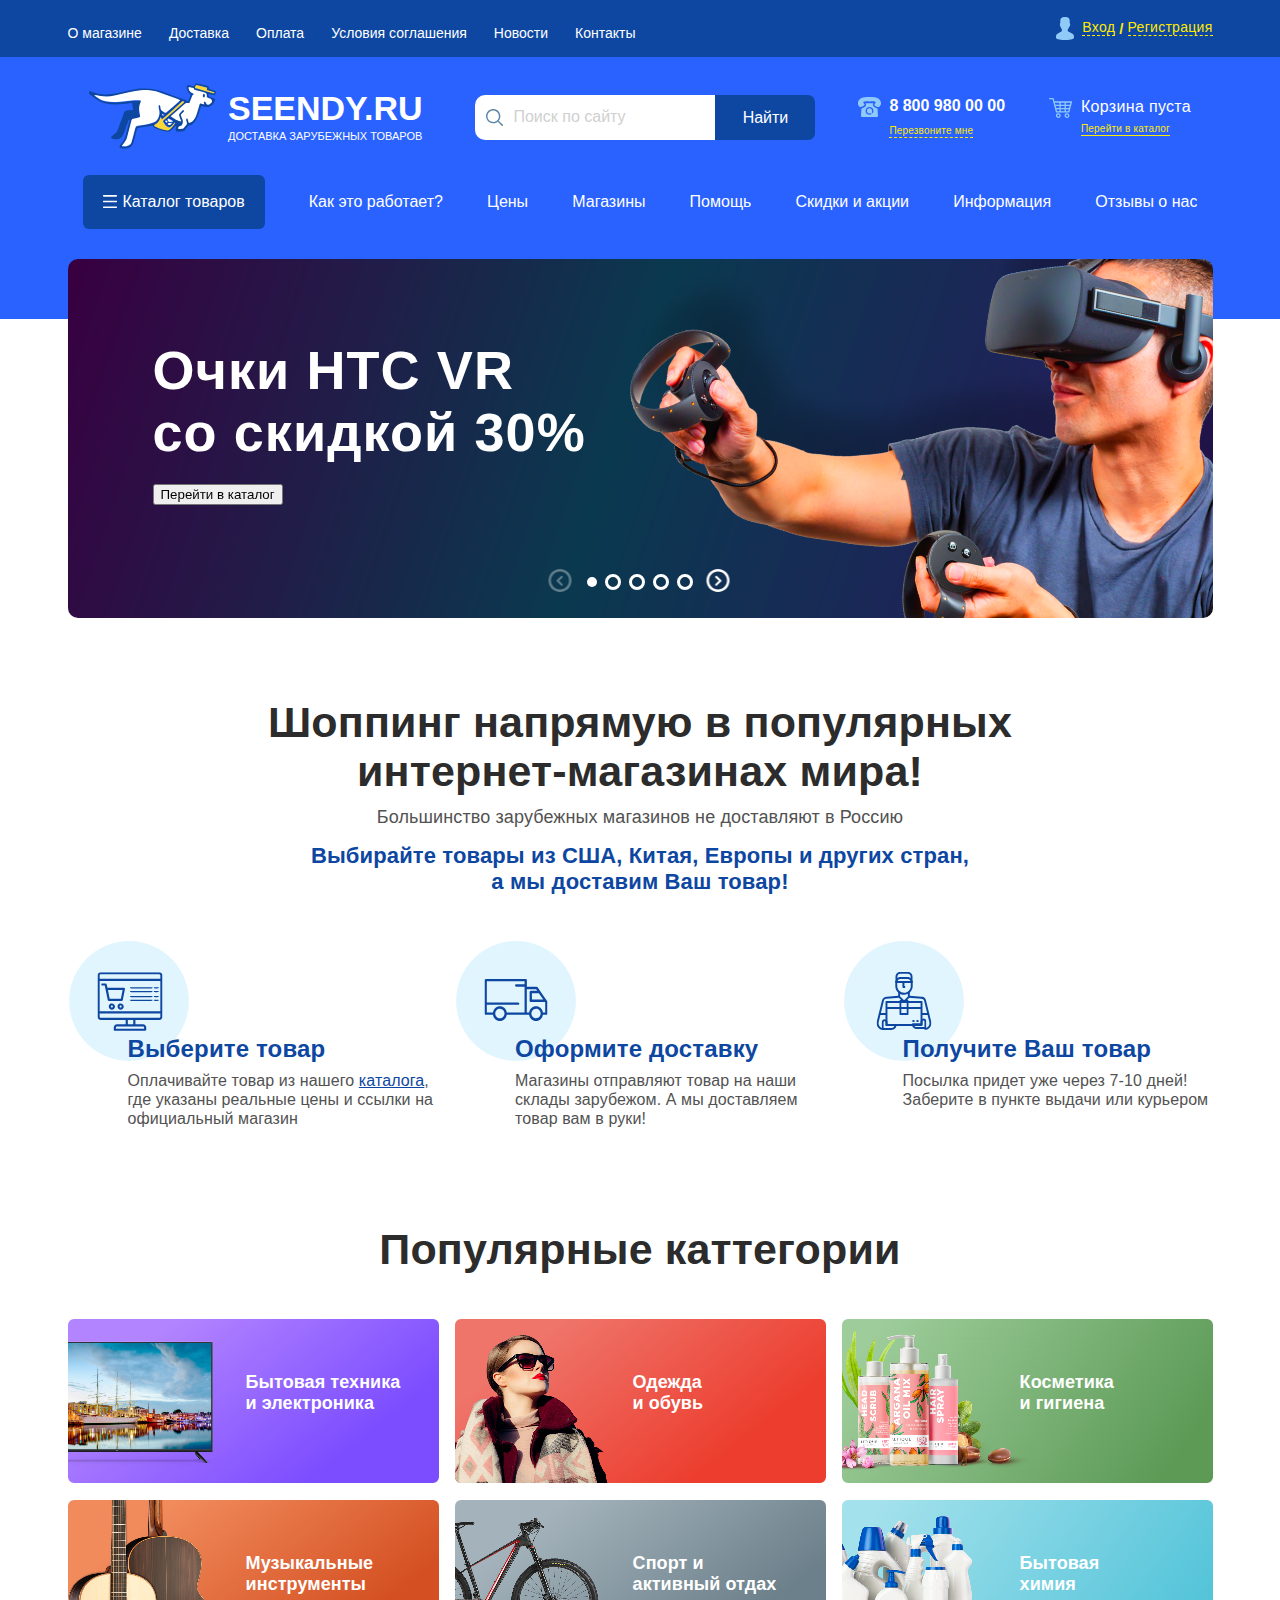
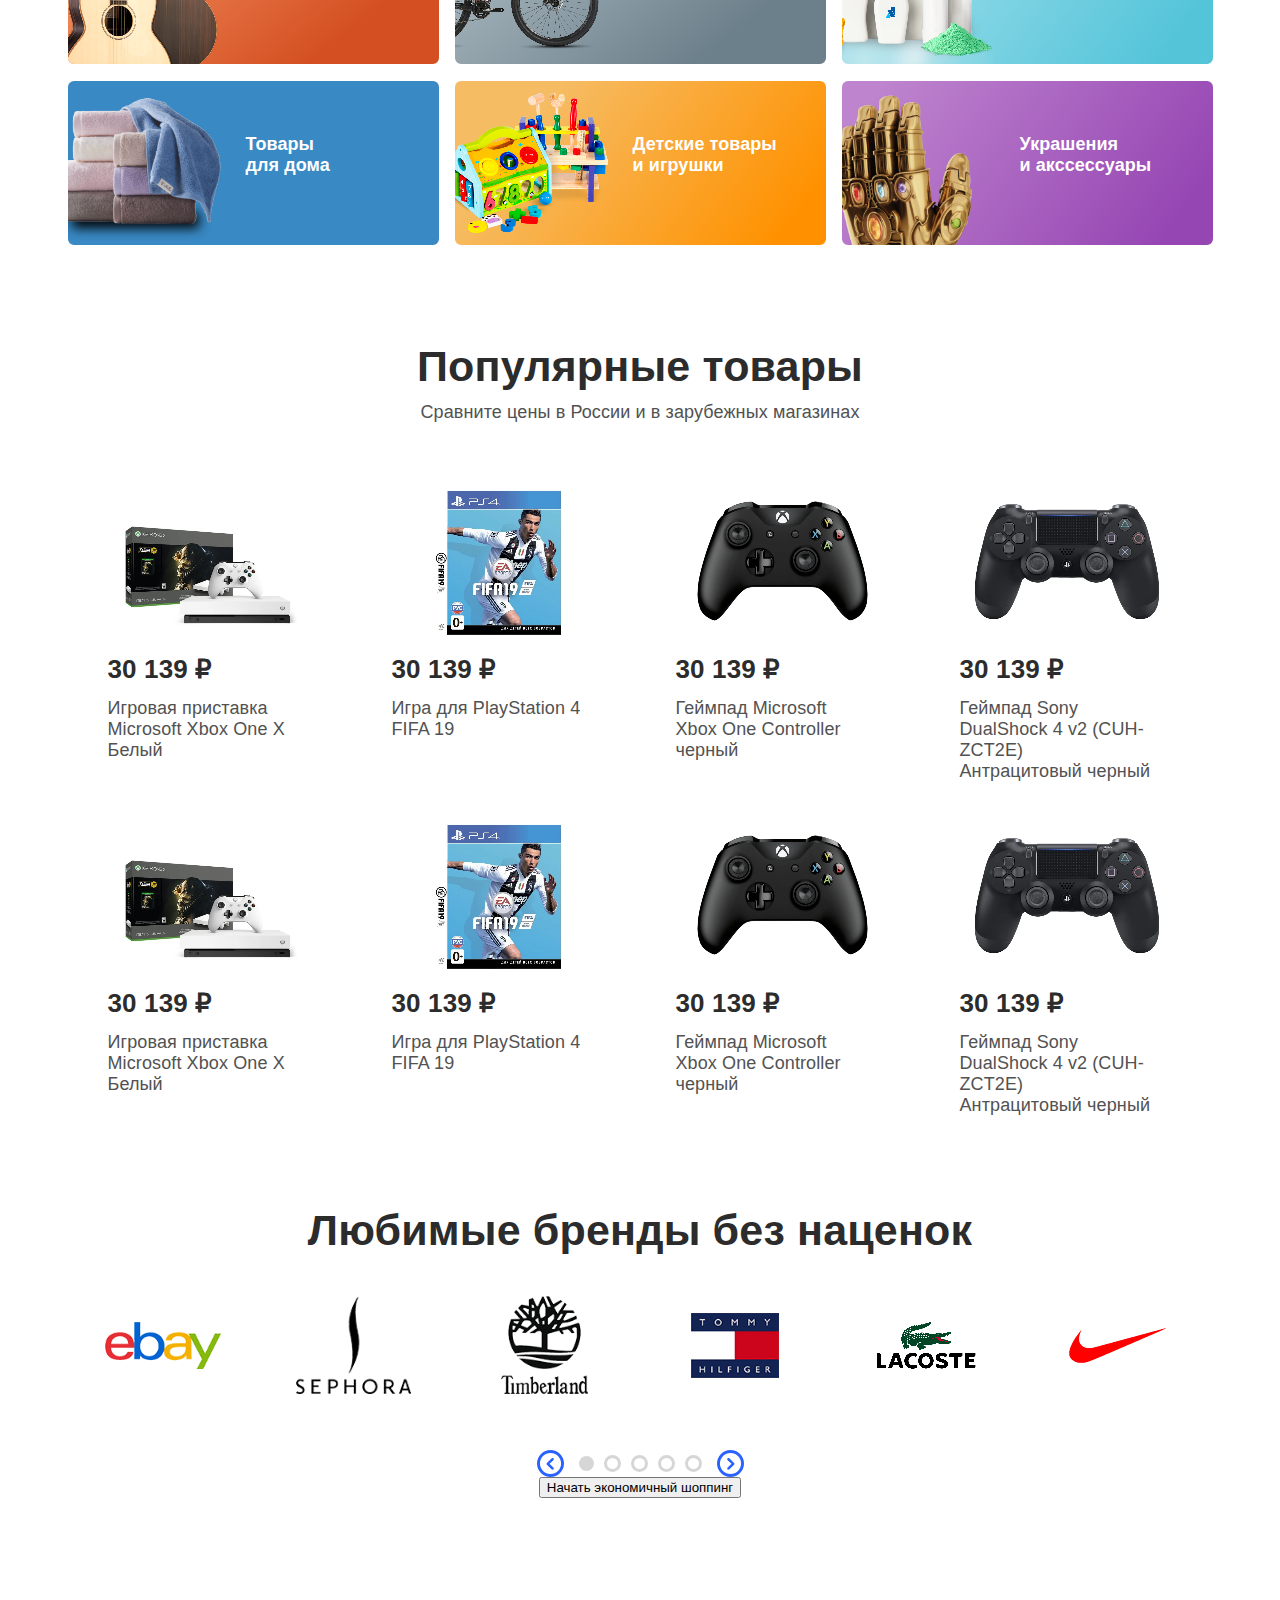
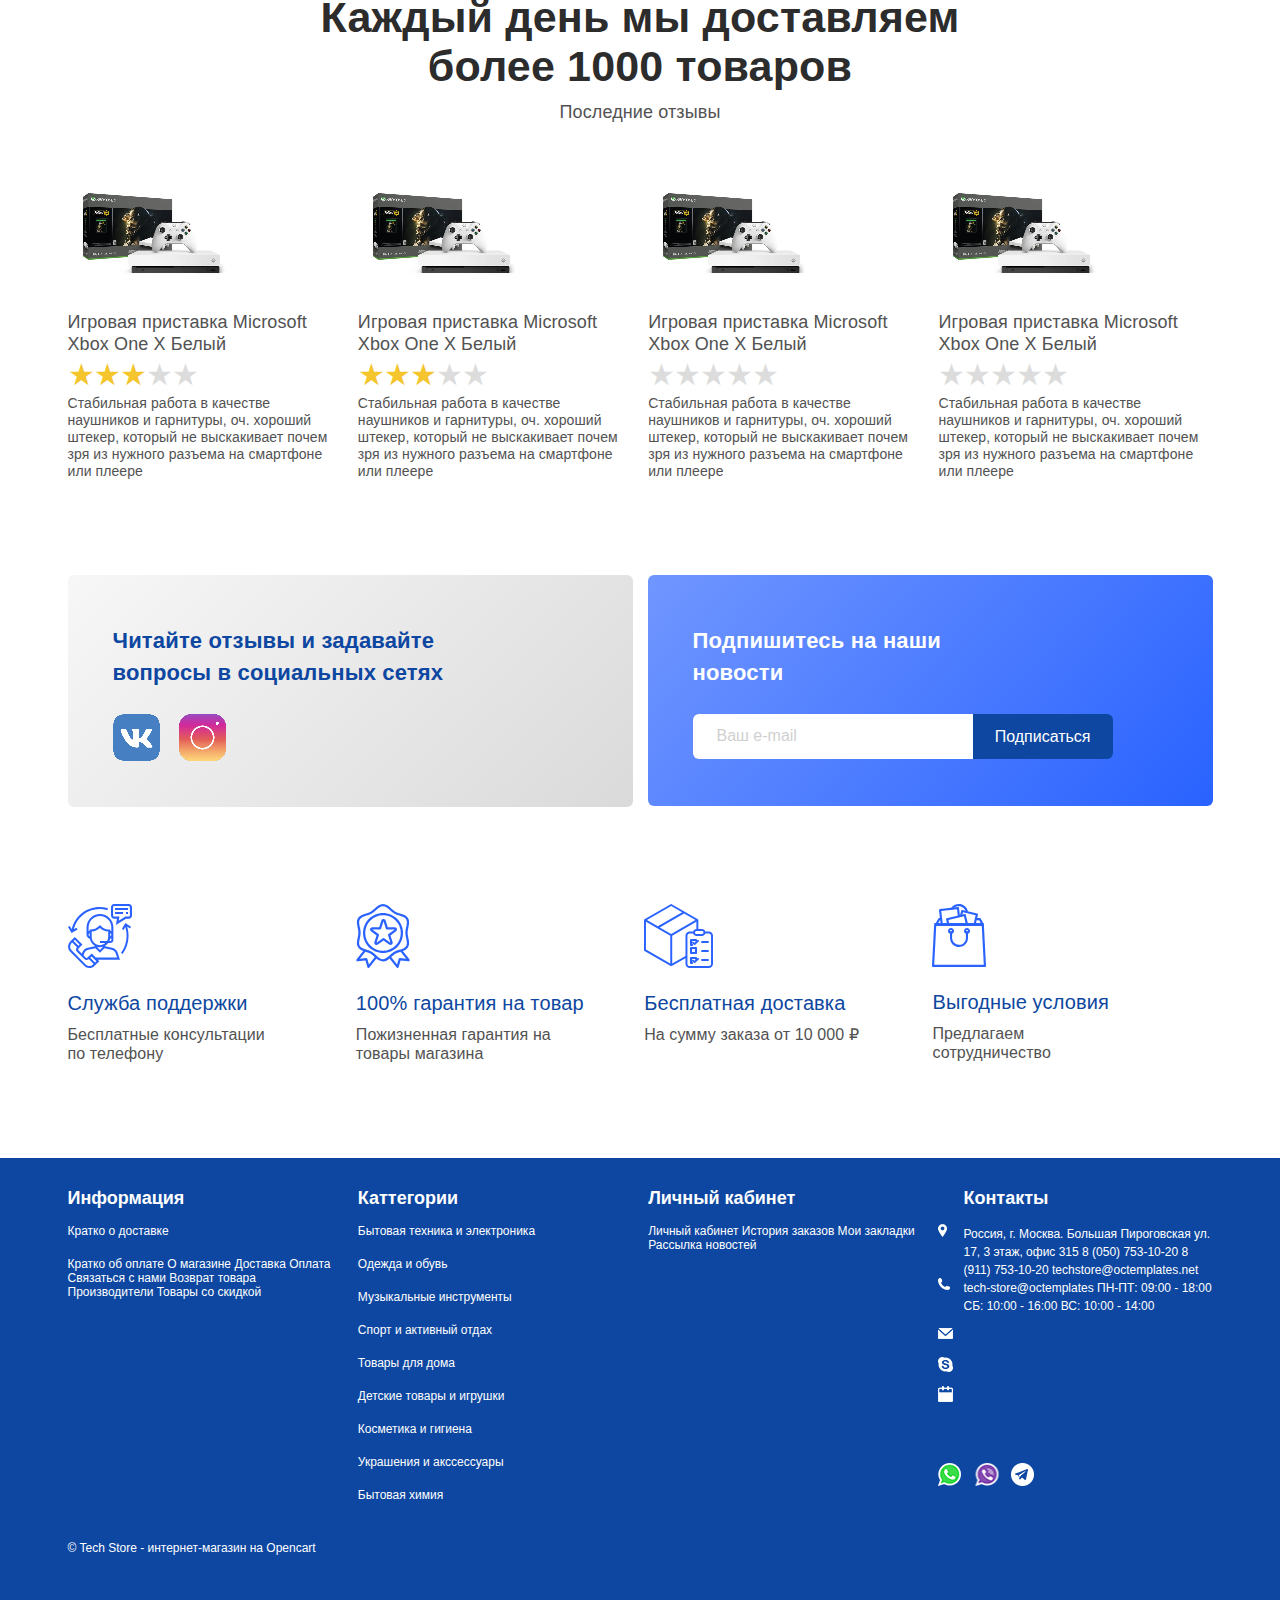
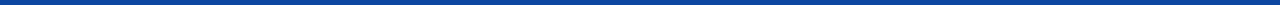
<file: index.html>
<!doctype html>
<html lang="ru">

<head>
	<meta charset="UTF-8">
	<meta name="viewport" content="width=device-width, initial-scale=1">
	<title>Главная</title>
	<link rel="stylesheet" href="libs/swiper.min.css">
	<link rel="stylesheet" href="libs/font-awesome-4.7.0/css/font-awesome.min.css">
	<link rel="stylesheet" href="css/reset.css">
	<link rel="stylesheet" href="css/style.css">
	<div class="wrapper">
		<div class="content">
			<header>
				<div class="bg_top">
					<div class="container Mobclass">
						<button class="button_for_Ul_menu"></button>
						<ul class="ul_top">
							<li><a href="#">О магазине</a></li>
							<li><a href="#">Доставка</a></li>
							<li><a href="#">Оплата</a></li>
							<li><a href="#">Условия соглашения</a></li>
							<li><a href="#">Новости</a></li>
							<li><a href="#">Контакты</a></li>
							<li class="ul_top_mobile"><a href="#">Как это работает?</a></li>
							<li class="ul_top_mobile"><a href="#">Цены</a></li>
							<li class="ul_top_mobile"><a href="#">Магазины</a></li>
							<li class="ul_top_mobile"><a href="#">Помощь</a></li>
							<li class="ul_top_mobile"><a href="#">Скидки и акции</a></li>
							<li class="ul_top_mobile"><a href="#">Информация</a></li>
							<li class="ul_top_mobile"><a href="#">Отзывы о нас</a></li>
						</ul>
						<div class="registration">
							<img src="img/user.png" alt="">
							<a href="#">Вход</a>
							<span>/</span>
							<a href="#">Регистрация</a>
						</div>
					</div>
				</div>
				<div class="bg_top2 bg_top2_forindex">
					<div class="container">
						<div class="logo_block">
							<div class="logo">
								<a href="#"><img src="img/Group-2.png" alt=""></a>
								<div class="logo_txt">
									<h1>SEENDY.RU</h1>
									<span>ДОСТАВКА ЗАРУБЕЖНЫХ ТОВАРОВ</span>
								</div>
							</div>
						</div>
						<form class="searchBox">
							<label aria-label="search"><input type="text" placeholder="Поиск по сайту"></label>
							<button>Найти</button>
						</form>
						<div class="telephone">
							<h2>8 800 980 00 00</h2>
							<a href="#">Перезвоните мне</a>
						</div>
						<div class="busket">
							<h2>Корзина пуста</h2>
							<a href="#">Перейти в каталог</a>
						</div>
					</div>
					<div class="container containerMenu">
						<ul class="menu_top2 ">
							<li class="catalogMenu">
								<button id="buttonBurger"><span>Каталог товаров</span></button>
								<ul class="menuformenu">
									<li><a href="#">Каталог1</a></li>
									<li><a href="#">Каталог1</a></li>
									<li><a href="#">Каталог1</a></li>
									<li><a href="#">Каталог1</a></li>
									<li><a href="#">Каталог1</a></li>
								</ul>
							</li>
							<li><a href="#">Как это работает?</a></li>
							<li><a href="#">Цены</a></li>
							<li><a href="#">Магазины</a></li>
							<li><a href="#">Помощь</a></li>
							<li><a href="#">Скидки и акции</a></li>
							<li><a href="#">Информация</a></li>
							<li><a href="#">Отзывы о нас</a></li>
						</ul>
					</div>
				</div>

			
			</header>
			<div class="container sliderPadding">
				<div class="swiper-container" id="swSlider">
					<div class="swiper-wrapper">
						<div class="swiper-slide">
							<img src="img/man.png" alt="" class="cover">
							<div class="sliderTxt">
								<h1>Очки HTC VR <br /> со скидкой 30%</h1>
								<button>Перейти в каталог</button>
							</div>
						</div>
						<div class="swiper-slide">
							<img src="img/man.png" alt="" class="cover">
							<div class="sliderTxt">
								<h1>Очки HTC VR <br /> со скидкой 30%</h1>
								<button>Перейти в каталог</button>
							</div>
						</div>
						<div class="swiper-slide">
							<img src="img/man.png" alt="" class="cover">
							<div class="sliderTxt">
								<h1>Очки HTC VR <br /> со скидкой 30%</h1>
								<button>Перейти в каталог</button>
							</div>
						</div>
						<div class="swiper-slide">
							<img src="img/man.png" alt="" class="cover">
							<div class="sliderTxt">
								<h1>Очки HTC VR <br /> со скидкой 30%</h1>
								<button>Перейти в каталог</button>
							</div>
						</div>
						<div class="swiper-slide">
							<img src="img/man.png" alt="" class="cover">
							<div class="sliderTxt">
								<h1>Очки HTC VR <br /> со скидкой 30%</h1>
								<button>Перейти в каталог</button>
							</div>
						</div>
					</div>
					<!-- Add Arrows -->
					<div class="swiper-button-next"></div>
					<div class="swiper-button-prev"></div>
					<!-- Add Pagination -->
					<div class="swiper-pagination"></div>
				</div>
			</div>

			<div class="container mycontainer">
				<div class="txtBlock">
					<h1>Шоппинг напрямую в популярных <br> интернет-магазинах мира!</h1>
					<h4>Большинство зарубежных магазинов не доставляют в Россию</h4>
					<h2>Выбирайте товары из США, Китая, Европы и других стран, <br> а мы доставим Ваш товар!</h2>
				</div>
				<div class="littleBlock">
					<div class="box">
						<h4>Выберите товар</h4>
						<p>Оплачивайте товар из нашего <a href="#">каталога</a>, где указаны реальные цены и ссылки на официальный магазин</p>
					</div>
					<div class="box">
						<h4>Оформите доставку</h4>
						<p>Магазины отправляют товар на наши склады зарубежом. А мы доставляем товар вам в руки!</p>
					</div>
					<div class="box">
						<h4>Получите Ваш товар</h4>
						<p>Посылка придет уже через 7-10 дней! Заберите в пункте выдачи или курьером</p>
					</div>
				</div>
			</div>
			<div class="container mycontainer">
				<h2 class="popular_h2">Популярные каттегории</h2>
				<div class="popular">
					<a href="#" class="box_pop">
						<img src="img/pop1.png" alt="">
						<h4>Бытовая техника <br> и электроника</h4>
					</a>
					<a href="#" class="box_pop">
						<img src="img/pop2.png" alt="">
						<h4>Одежда <br> и обувь</h4>
					</a>
					<a href="#" class="box_pop">
						<img src="img/pop3.png" alt="">
						<h4>Косметика <br> и гигиена</h4>
					</a>
					<a href="#" class="box_pop">
						<img src="img/pop4.png" alt="">
						<h4>Музыкальные <br> инструменты</h4>
					</a>
					<a href="#" class="box_pop">
						<img src="img/pop5.png" alt="">
						<h4>Спорт и <br> активный отдах</h4>
					</a>
					<a href="#" class="box_pop">
						<img src="img/pop6.png" alt="">
						<h4>Бытовая <br> химия</h4>
					</a>
					<a href="#" class="box_pop">
						<img src="img/pop7.png" alt="">
						<h4>Товары <br> для дома</h4>
					</a>
					<a href="#" class="box_pop">
						<img src="img/pop8.png" alt="">
						<h4>Детские товары <br> и игрушки</h4>
					</a>
					<a href="#" class="box_pop">
						<img src="img/pop9.png" alt="">
						<h4>Украшения <br> и акссессуары</h4>
					</a>
				</div>


				<div class="popular2">
					<h2>Популярные товары</h2>
					<p>Сравните цены в России и в зарубежных магазинах</p>


					<div class="block_pop2">
						<div class="box_pop2">
							<div class="img_box"><img src="img/ps1.png" alt=""></div>
							<h4>30 139 ₽</h4>
							<span>Игровая приставка Microsoft Xbox One X Белый</span>
						</div>
						<div class="box_pop2">
							<div class="img_box"><img src="img/ps2.png" alt=""></div>
							<h4>30 139 ₽</h4>
							<span>Игра для PlayStation 4 FIFA 19</span>
						</div>
						<div class="box_pop2">
							<div class="img_box"><img src="img/ps3.png" alt=""></div>
							<h4>30 139 ₽</h4>
							<span>Геймпад Microsoft Xbox One Controller черный</span>
						</div>
						<div class="box_pop2">
							<div class="img_box"><img src="img/ps4.png" alt=""></div>
							<h4>30 139 ₽</h4>
							<span>Геймпад Sony DualShock 4 v2 (CUH-ZCT2E) Антрацитовый черный</span>
						</div>
						<div class="box_pop2">
							<div class="img_box"><img src="img/ps1.png" alt=""></div>
							<h4>30 139 ₽</h4>
							<span>Игровая приставка Microsoft Xbox One X Белый</span>
						</div>
						<div class="box_pop2">
							<div class="img_box"><img src="img/ps2.png" alt=""></div>
							<h4>30 139 ₽</h4>
							<span>Игра для PlayStation 4 FIFA 19</span>
						</div>
						<div class="box_pop2">
							<div class="img_box"><img src="img/ps3.png" alt=""></div>
							<h4>30 139 ₽</h4>
							<span>Геймпад Microsoft Xbox One Controller черный</span>
						</div>
						<div class="box_pop2">
							<div class="img_box"><img src="img/ps4.png" alt=""></div>
							<h4>30 139 ₽</h4>
							<span>Геймпад Sony DualShock 4 v2 (CUH-ZCT2E) Антрацитовый черный</span>
						</div>
					</div>

				</div>
			</div>
			<div class="container mycontainer">
				<div class="slider_nike">
					<h2 class="top_txt">Любимые бренды без наценок</h2>

					<div class="swiperSliderNike">
						<div class="swiper-wrapper">
							<div class="swiper-slide">
								<div><img src="img/slider1.png" alt=""> </div>
							</div>
							<div class="swiper-slide">
								<div><img src="img/slider2.png" alt=""> </div>
							</div>
							<div class="swiper-slide">
								<div><img src="img/slider3.png" alt=""> </div>
							</div>
							<div class="swiper-slide">
								<div><img src="img/slider4.png" alt=""> </div>
							</div>
							<div class="swiper-slide">
								<div> <img src="img/slider5.png" alt=""> </div>
							</div>
							<div class="swiper-slide">
								<div><img src="img/slider6.png" alt=""> </div>
							</div>
							<div class="swiper-slide">
								<div><img src="img/slider1.png" alt=""> </div>
							</div>
							<div class="swiper-slide">
								<div><img src="img/slider2.png" alt=""> </div>
							</div>
							<div class="swiper-slide">
								<div><img src="img/slider3.png" alt=""> </div>
							</div>
							<div class="swiper-slide">
								<div><img src="img/slider4.png" alt=""> </div>
							</div>
							<div class="swiper-slide">
								<div><img src="img/slider2.png" alt=""> </div>
							</div>
							<div class="swiper-slide">
								<div><img src="img/slider3.png" alt=""> </div>
							</div>
							<div class="swiper-slide">
								<div><img src="img/slider4.png" alt=""> </div>
							</div>
							<div class="swiper-slide">
								<div><img src="img/slider2.png" alt=""> </div>
							</div>
							<div class="swiper-slide">
								<div><img src="img/slider3.png" alt=""> </div>
							</div>
							<div class="swiper-slide">
								<div><img src="img/slider4.png" alt=""> </div>
							</div>

						</div>
						<!-- Add Arrows -->
						<div class="arrAndPag">
							<div class="swiper-button-next2"></div>
							<div class="swiper-button-prev2"></div>
							<!-- Add Pagination -->
							<div class="swiper-pagination2"></div>
						</div>
					</div>

					<button>Начать экономичный шоппинг</button>
				</div>


				<div class="alldaysBlock">
					<h2>Каждый день мы доставляем <br> более 1000 товаров</h2>
					<span>Последние отзывы</span>
					<div class="alldaysitems">
						<div class="item">
							<div class="alldays_img"><img src="img/all1.png" alt=""></div>
							<h4>Игровая приставка Microsoft Xbox One X Белый</h4>
							<div class="starsbox">
								<div class="rating">
									<input type="radio" id="star5" name="rating" value="5" checked /><label for="star5"></label>
									<input type="radio" id="star4" name="rating" value="4" checked /><label for="star4"></label>
									<input type="radio" id="star3" name="rating" value="3" checked /><label for="star3"></label>
									<input type="radio" id="star2" name="rating" value="2" /><label for="star2"></label>
									<input type="radio" id="star1" name="rating" value="1" /><label for="star1"></label>

								</div>


							</div>
							<p>Стабильная работа в качестве наушников и гарнитуры, оч. хороший штекер, который не выскакивает почем зря из нужного разъема на смартфоне или плеере</p>
						</div>
						<div class="item">
							<div class="alldays_img"><img src="img/all1.png" alt=""></div>
							<h4>Игровая приставка Microsoft Xbox One X Белый</h4>
							<div class="starsbox">
								<div class="rating">
									<input type="radio" id="star52" name="rating2" value="5" checked /><label for="star52"></label>
									<input type="radio" id="star42" name="rating2" value="4" checked /><label for="star42"></label>
									<input type="radio" id="star32" name="rating2" value="3" checked /><label for="star32"></label>
									<input type="radio" id="star22" name="rating2" value="2" /><label for="star22"></label>
									<input type="radio" id="star12" name="rating2" value="1" /><label for="star12"></label>

								</div>

							</div>
							<p>Стабильная работа в качестве наушников и гарнитуры, оч. хороший штекер, который не выскакивает почем зря из нужного разъема на смартфоне или плеере</p>
						</div>
						<div class="item">
							<div class="alldays_img"><img src="img/all1.png" alt=""></div>
							<h4>Игровая приставка Microsoft Xbox One X Белый</h4>
							<div class="starsbox">
								<div class="rating">
									<input type="radio" id="star53" name="rating3" value="5" /><label for="star53"></label>
									<input type="radio" id="star43" name="rating3" value="4" /><label for="star43"></label>
									<input type="radio" id="star33" name="rating3" value="3" /><label for="star33"></label>
									<input type="radio" id="star23" name="rating3" value="2" /><label for="star23"></label>
									<input type="radio" id="star13" name="rating3" value="1" /><label for="star13"></label>

								</div>


							</div>
							<p>Стабильная работа в качестве наушников и гарнитуры, оч. хороший штекер, который не выскакивает почем зря из нужного разъема на смартфоне или плеере</p>
						</div>
						<div class="item">
							<div class="alldays_img"><img src="img/all1.png" alt=""></div>
							<h4>Игровая приставка Microsoft Xbox One X Белый</h4>
							<div class="starsbox">
								<div class="rating">
									<input type="radio" id="star54" name="rating4" value="5" /><label for="star54"></label>
									<input type="radio" id="star44" name="rating4" value="4" /><label for="star44"></label>
									<input type="radio" id="star34" name="rating4" value="3" /><label for="star34"></label>
									<input type="radio" id="star24" name="rating4" value="2" /><label for="star24"></label>
									<input type="radio" id="star14" name="rating4" value="1" /><label for="star14"></label>

								</div>


							</div>
							<p>Стабильная работа в качестве наушников и гарнитуры, оч. хороший штекер, который не выскакивает почем зря из нужного разъема на смартфоне или плеере</p>
						</div>
					</div>
				</div>

				<div class="twoboxes">
					<div class="read">
						<h4>Читайте отзывы и задавайте <br> вопросы в социальных сетях</h4>
						<div class="read_links">
							<a href="#"><img src="img/vk.png" alt=""></a>
							<a href="#"><img src="img/insta.png" alt=""></a>
						</div>
					</div>
					<div class="subsc">
						<h4>Подпишитесь на наши <br> новости</h4>
						<form action="#">
							<label aria-label="email"><input type="email" placeholder="Ваш e-mail"></label>
							<button>Подписаться</button>
						</form>
					</div>
				</div>

				<div class="fourboxes">
					<div class="box">
						<div><img src="img/foo1.png" alt=""></div>
						<h4>Служба поддержки</h4>
						<p>Бесплатные консультации <br> по телефону</p>
					</div>
					<div class="box">
						<div><img src="img/foo2.png" alt=""></div>
						<h4>100% гарантия на товар</h4>
						<p>Пожизненная гарантия на <br> товары магазина</p>
					</div>
					<div class="box">
						<div><img src="img/foo3.png" alt=""></div>
						<h4>Бесплатная доставка</h4>
						<p>На сумму заказа от 10 000 ₽</p>
					</div>
					<div class="box">
						<div><img src="img/foo4.png" alt=""></div>
						<h4>Выгодные условия</h4>
						<p>Предлагаем <br> сотрудничество</p>
					</div>
				</div>
			</div>

		</div>
		<div class="footer">
			<footer class="footer_bg">
				<div class="container mycontainer">
					<div class="footer_list">
						<ul class="footer_info">
							<li class="footer_disr"><a href="#">Информация</a></li>
							<li><a href="#">Кратко о доставке</a></li>
							<li><a href="#">Кратко об оплате
									О магазине
									Доставка
									Оплата
									Связаться с нами
									Возврат товара
									Производители
									Товары со скидкой</a></li>
						</ul>
						<ul class="footer_category">
							<li class="footer_disr"><a href="#">Каттегории</a></li>
							<li>
								<a href="">Бытовая техника и электроника</a>
								<a href="#">Одежда и обувь</a>
								<a href="#">Музыкальные инструменты</a>
								<a href="#">Спорт и активный отдах</a>
								<a href="#">Товары для дома</a>
								<a href="#">Детские товары и игрушки</a>
								<a href="#">Косметика и гигиена</a>
								<a href="#">Украшения и акссессуары</a>
								<a href="#">Бытовая химия</a>
							</li>
						</ul>
						<ul class="footer_cabin">
							<li class="footer_disr"><a href="#">Личный кабинет</a></li>
							<li>
								<a href="#">Личный кабинет
									История заказов
									Мои закладки
									Рассылка новостей</a>
							</li>
						</ul>
						<div class="footer_contacts">
							<ul>
								<li class="footer_disr"><a href="#">Контакты</a></li>
								<li class="cont_map"><span> Россия, г. Москва. Большая Пироговская
										ул. 17, 3 этаж, офис 315
										8 (050) 753-10-20
										8 (911) 753-10-20
										techstore@octemplates.net</span>
								</li>
								<li class="cont_tel"><span> tech-store@octemplates
										ПН-ПТ: 09:00 - 18:00
										СБ: 10:00 - 16:00
										ВС: 10:00 - 14:00</span></li>
								<li class="cont_email"></li>
								<li class="cont_skype"></li>
								<li class="cont_txt"></li>

							</ul>
							<div class="cont_links">
								<a href="#"></a>
								<a href="#"></a>
								<a href="#"></a>
							</div>
						</div>
						<p class="coopyright">© Tech Store - интернет-магазин на Opencart</p>
					</div>
				</div>
			</footer>
		</div>
	</div>
	<script src="libs/swiper.min.js"></script>
	<script src="libs/fitie.js"></script>
	<script src="js/common.js"></script>
	</body>

</html>
</file>
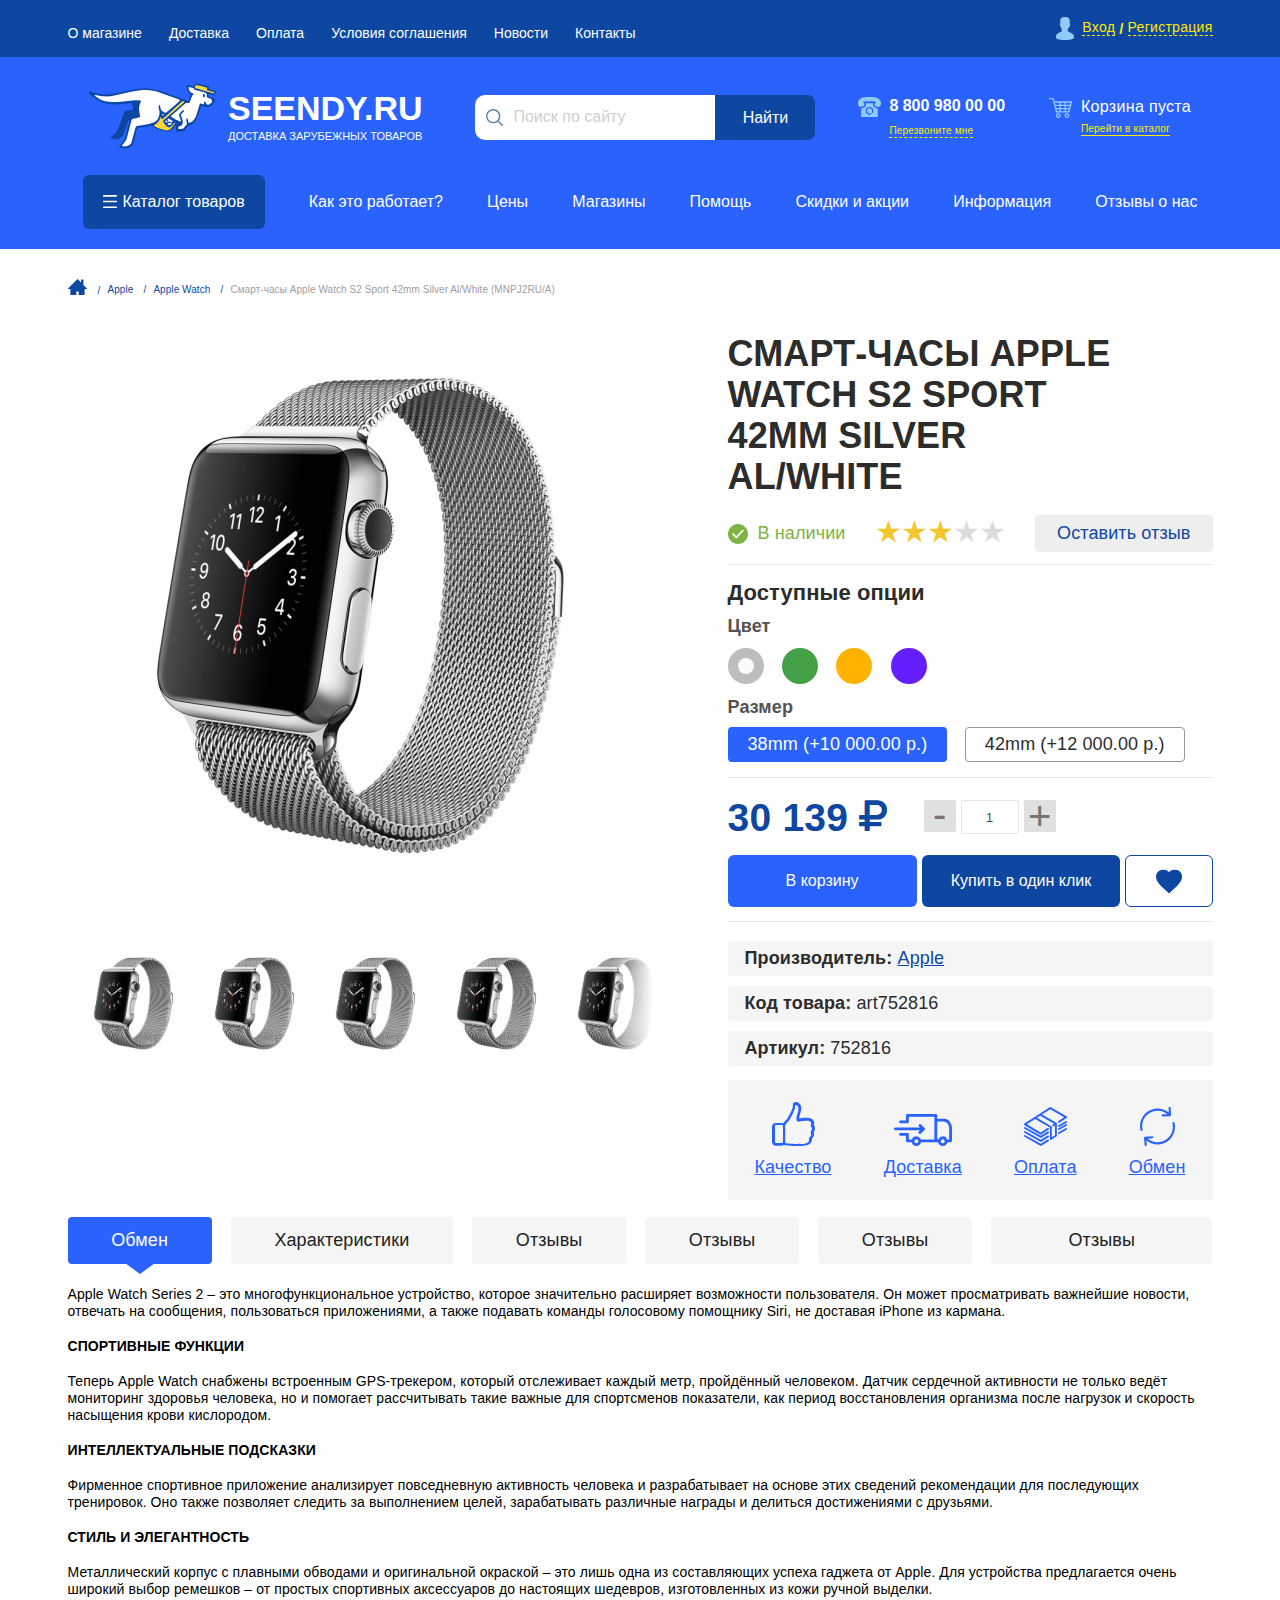
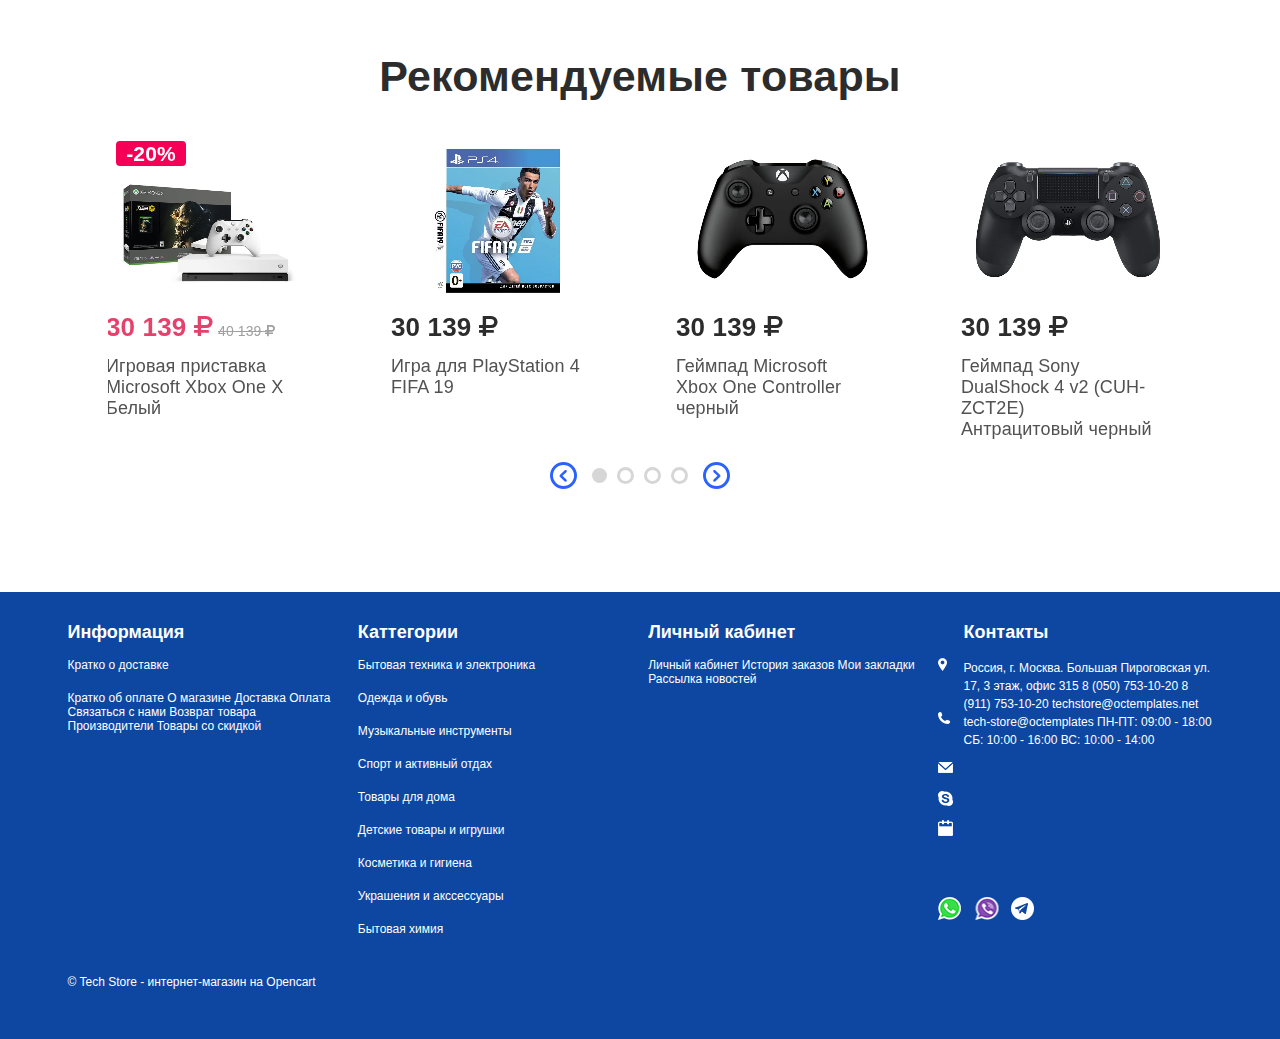
<file: cart.html>
<!doctype html>
<html lang="ru">

<head>
    <meta charset="UTF-8">
    <meta name="viewport" content="width=device-width, initial-scale=1">
    <title>Главная</title>
    <link rel="stylesheet" href="libs/swiper.min.css">
	<link rel="stylesheet" href="libs/font-awesome-4.7.0/css/font-awesome.min.css">
	<link rel="stylesheet" href="css/reset.css">
	<link rel="stylesheet" href="css/style.css">
    <div class="wrapper">
        <div class="content">
        <header>
				<div class="bg_top">
					<div class="container Mobclass">
						<ul class="ul_top">
							<li><a href="">О магазине</a></li>
							<li><a href="">Доставка</a></li>
							<li><a href="">Оплата</a></li>
							<li><a href="">Условия соглашения</a></li>
							<li><a href="">Новости</a></li>
							<li><a href="">Контакты</a></li>
						</ul>
						<div class="registration">
							<img src="img/user.png" alt="">
							<a href="#">Вход</a>
							<span>/</span>
							<a href="#">Регистрация</a>
						</div>
					</div>
				</div>
				<div class="bg_top2">
					<div class="container">
						<div class="logo_block">
							<div class="logo">
								<a href="#"><img src="img/Group-2.png" alt=""></a>
								<div class="logo_txt">
									<h1>SEENDY.RU</h1>
									<span>ДОСТАВКА ЗАРУБЕЖНЫХ ТОВАРОВ</span>
								</div>
							</div>
						</div>
						<form class="searchBox">
							<input type="text" placeholder="Поиск по сайту">
							<button>Найти</button>
						</form>
						<div class="telephone">
							<h2>8 800 980 00 00</h2>
							<a href="#">Перезвоните мне</a>
						</div>
						<div class="busket">
							<h2>Корзина пуста</h2>
							<a href="#">Перейти в каталог</a>
						</div>
					</div>
					<div class="container containerMenu">
						<ul class="menu_top2 ">
							<li><button id="buttonBurger"><span>Каталог товаров</span></button></li>
							<li><a href="#">Как это работает?</a></li>
							<li><a href="#">Цены</a></li>
							<li><a href="#">Магазины</a></li>
							<li><a href="#">Помощь</a></li>
							<li><a href="#">Скидки и акции</a></li>
							<li><a href="#">Информация</a></li>
							<li><a href="#">Отзывы о нас</a></li>
						</ul>
					</div>
				</div>

				<div class="header_mobile_button">
					<span></span>
					<span></span>
					<span></span>
					<div class="overflow_bg"></div>
				</div>

				<div class="header_mobile">

					<div class="mobile_content">
						<div class="logo_block">
							<div class="logo">
								<a href="#"><img src="img/Group-2.png" alt=""></a>
								<div class="logo_txt">
									<h1>SEENDY.RU</h1>
									<span>ДОСТАВКА ЗАРУБЕЖНЫХ ТОВАРОВ</span>
								</div>
							</div>
						</div>
						<form class="searchBox">
							<input type="text" placeholder="Поиск по сайту">
							<button>Найти</button>
						</form>
						<div class="telephone">
							<h2>8 800 980 00 00</h2>
							<a href="#">Перезвоните мне</a>
						</div>
						<div class="busket">
							<h2>Корзина пуста</h2>
							<a href="#">Перейти в каталог</a>
						</div>

						<ul class="menu_mob ">
							<li><button id="buttonBurger"><span>Каталог товаров</span></button></li>
							<li><a href="#">Как это работает?</a></li>
							<li><a href="#">Цены</a></li>
							<li><a href="#">Магазины</a></li>
							<li><a href="#">Помощь</a></li>
							<li><a href="#">Скидки и акции</a></li>
							<li><a href="#">Информация</a></li>
							<li><a href="#">Отзывы о нас</a></li>
						</ul>
					</div>


				</div>
			</header>
            <div class="container mycontainer">
                <div class="breadcrumbs">
                    <ul>
                        <li class="breadcrumbs_home"><a href="#"></a></li>
                        <li><a href="#">Apple</a></li>
                        <li><a href="#">Apple Watch</a></li>
                        <li><span>Смарт-часы Apple Watch S2 Sport 42mm Silver Al/White (MNPJ2RU/A)</span></li>
                    </ul>
                </div>
                <div class="cartBlock">
                    <div class="cartleftbox">
                        <div class="cart_bigbox">
                            <div><img src="img/clock.png" alt=""></div>
                        </div>
                        <div class="cartslider">
                            <div class="swiper-wrapper">
                                <div class="swiper-slide">
                                    <div><img src="img/clock.png" alt=""> </div>
                                </div>
                                <div class="swiper-slide">
                                    <div><img src="img/clock.png" alt=""> </div>
                                </div>
                                <div class="swiper-slide">
                                    <div><img src="img/clock.png" alt=""> </div>
                                </div>
                                <div class="swiper-slide">
                                    <div><img src="img/clock.png" alt=""> </div>
                                </div>
                                <div class="swiper-slide">
                                    <div><img src="img/clock.png" alt=""> </div>
                                </div>
                                <div class="swiper-slide">
                                    <div><img src="img/clock.png" alt=""> </div>
                                </div>
                            </div>
                            <div class="swiper-button-next3"><i class="fa fa-chevron-right" aria-hidden="true"></i></div>
                            <div class="swiper-button-prev3"><i class="fa fa-chevron-left" aria-hidden="true"></i></div>
                        </div>
                    </div>
                    <div class="cartrightbox">
                        <h2>СМАРТ-ЧАСЫ APPLE WATCH S2 SPORT 42MM SILVER AL/WHITE</h2>
                        <div class="cart_ratingbox">
                            <span class="have_some">В наличии</span>
                            <div class="rating">
                                <input type="radio" id="cart5" name="rating" value="5" checked /><label for="cart5"></label>
                                <input type="radio" id="cart4" name="rating" value="4" checked /><label for="cart4"></label>
                                <input type="radio" id="cart3" name="rating" value="3" checked /><label for="cart3"></label>
                                <input type="radio" id="cart2" name="rating" value="2" /><label for="cart2"></label>
                                <input type="radio" id="cart1" name="rating" value="1" /><label for="cart1"></label>

                            </div>
                            <a href="#" class="comment">Оставить отзыв</a>
                        </div>
                        <div class="color_and_size">
                            <p>Доступные опции</p>
                            <div class="color">
                                <p>Цвет</p>
                                <label>
                                    <input type="radio" name="color" checked>
                                    <span></span>
                                </label>
                                <label>
                                    <input type="radio" name="color">
                                    <span></span>
                                </label>
                                <label>
                                    <input type="radio" name="color">
                                    <span></span>
                                </label>
                                <label>
                                    <input type="radio" name="color">
                                    <span></span>
                                </label>
                            </div>
                            <div class="size">
                                <p>Размер</p>
                                <label>
                                    <input type="radio" name="size" checked>
                                    <span>38mm (+10 000.00 р.)</span>
                                </label>
                                <label>
                                    <input type="radio" name="size">
                                    <span>42mm (+12 000.00 р.)</span>
                                </label>
                            </div>
                        </div>
                        <div class="price_box">
                            <div class="price_and_total">
                                <div class="pricebox">
                                    <h4>30 139 <i class="fa fa-rub" aria-hidden="true"></i></h4>
                                    <div class="number">
                                        <span class="minus"></span>
                                        <input type="text" value="1" size="5" disabled />
                                        <span class="plus"></span>
                                    </div>
                                </div>

                                <div class="buttons_box">
                                    <button class="in_busk">В корзину</button>
                                    <button class="by_one">Купить в один клик</button>
                                    <button class="like"></button>
                                </div>
                            </div>
                        </div>
                        <div class="desk_box">
                            <ul>
                                <li>
                                    <p>Производитель: <a href="#"> Apple</a></p>
                                </li>
                                <li>
                                    <p>Код товара: <span>art752816</span></p>
                                </li>
                                <li>
                                    <p>Артикул: <span> 752816</span></p>
                                </li>
                            </ul>
                        </div>
                        <div class="reklamabox">
                            <ul>
                                <li><a href="#"> <img src="img/like.png" alt=""><span>Качество</span></a></li>
                                <li><a href="#"> <img src="img/delivery.png" alt=""><span>Доставка</span></a></li>
                                <li><a href="#"> <img src="img/funds.png" alt=""><span>Оплата</span></a></li>
                                <li><a href="#"> <img src="img/reload.png" alt=""><span>Обмен</span></a></li>
                            </ul>
                        </div>
                    </div>
                </div>


                <div class="tabsblock">
                    <ul class="tabsbuttons">
                        <li>
                            <button class="tabbutton1 activeButton">Обмен</button>
                        </li>
                        <li>
                            <button class="tabbutton2">Характеристики</button>
                        </li>
                        <li>
                            <button class="tabbutton3">Отзывы</button>
                        </li>
                        <li>
                            <button class="tabbutton4">Отзывы</button>
                        </li>
                        <li>
                            <button class="tabbutton5">Отзывы</button>
                        </li>
                        <li>
                            <button class="tabbutton6">Отзывы</button>
                        </li>
                    </ul>
                    <div class="tabs_content">
                        <div class="tabcont1 activeTab">
                            <p>Apple Watch Series 2 – это многофункциональное устройство, которое значительно расширяет возможности пользователя. Он может просматривать важнейшие новости, отвечать на сообщения, пользоваться приложениями, а также подавать команды голосовому помощнику Siri, не доставая iPhone из кармана.</p>
                            <h4>СПОРТИВНЫЕ ФУНКЦИИ</h4>
                            <p>Теперь Apple Watch снабжены встроенным GPS-трекером, который отслеживает каждый метр, пройдённый человеком. Датчик сердечной активности не только ведёт мониторинг здоровья человека, но и помогает рассчитывать такие важные для спортсменов показатели, как период восстановления организма после нагрузок и скорость насыщения крови кислородом.</p>
                            <h4>ИНТЕЛЛЕКТУАЛЬНЫЕ ПОДСКАЗКИ</h4>
                            <p>Фирменное спортивное приложение анализирует повседневную активность человека и разрабатывает на основе этих сведений рекомендации для последующих тренировок. Оно также позволяет следить за выполнением целей, зарабатывать различные награды и делиться достижениями с друзьями.</p>
                            <h4>СТИЛЬ И ЭЛЕГАНТНОСТЬ</h4>
                            <p>Металлический корпус с плавными обводами и оригинальной окраской – это лишь одна из составляющих успеха гаджета от Apple. Для устройства предлагается очень широкий выбор ремешков – от простых спортивных аксессуаров до настоящих шедевров, изготовленных из кожи ручной выделки.</p>
                        </div>
                        <div class="tabcont2">
                            <p>Apple Watch Series 2 – это многофункциональное устройство, которое значительно расширяет возможности пользователя. Он может просматривать важнейшие новости, отвечать на сообщения, пользоваться приложениями, а также подавать команды голосовому помощнику Siri, не доставая iPhone из кармана.</p>

                        </div>
                        <div class="tabcont3">

                            <h4>ИНТЕЛЛЕКТУАЛЬНЫЕ ПОДСКАЗКИ</h4>

                        </div>
                        <div class="tabcont4">

                            <h4>ИНТЕЛЛЕКТУАЛЬНЫЕ ПОДСКАЗКИ</h4>

                        </div>
                        <div class="tabcont5">
                            <p>Apple Watch Series 2 – это многофункциональное устройство, которое значительно расширяет возможности пользователя. Он может просматривать важнейшие новости, отвечать на сообщения, пользоваться приложениями, а также подавать команды голосовому помощнику Siri, не доставая iPhone из кармана.</p>

                        </div>
                        <div class="tabcont6">

                            <h4>СТИЛЬ И ЭЛЕГАНТНОСТЬ</h4>
                            <p>Металлический корпус с плавными обводами и оригинальной окраской – это лишь одна из составляющих успеха гаджета от Apple. Для устройства предлагается очень широкий выбор ремешков – от простых спортивных аксессуаров до настоящих шедевров, изготовленных из кожи ручной выделки.</p>
                        </div>
                    </div>
                </div>


                <div class="slider_recomends">
                    <h2>Рекомендуемые товары</h2>
                    <div class="swiperSliderRecomends">
                        <div class="swiper-wrapper">
                            <div class="swiper-slide">
                                <div class="box_pop2">
                                    <div class="img_box"><img src="img/ps1.png" alt=""><span class="sale">-20%</span></div>
                                    <h4 class="salePrice"> <strong>30 139 <i class="fa fa-rub" aria-hidden="true"></i> </strong><span>40 139 <i class="fa fa-rub" aria-hidden="true"></i></span></h4>
                                    <span>Игровая приставка Microsoft Xbox One X Белый</span>
                                </div>
                            </div>
                            <div class="swiper-slide">
                                <div class="box_pop2">
                                    <div class="img_box"><img src="img/ps2.png" alt=""></div>
                                    <h4>30 139 <i class="fa fa-rub" aria-hidden="true"></i></h4>
                                    <span>Игра для PlayStation 4 FIFA 19</span>
                                </div>
                            </div>
                            <div class="swiper-slide">
                                <div class="box_pop2">
                                    <div class="img_box"><img src="img/ps3.png" alt=""></div>
                                    <h4>30 139 <i class="fa fa-rub" aria-hidden="true"></i></h4>
                                    <span>Геймпад Microsoft Xbox One Controller черный</span>
                                </div>
                            </div>
                            <div class="swiper-slide">
                                <div class="box_pop2">
                                    <div class="img_box"><img src="img/ps4.png" alt=""></div>
                                    <h4>30 139 <i class="fa fa-rub" aria-hidden="true"></i></h4>
                                    <span>Геймпад Sony DualShock 4 v2 (CUH-ZCT2E) Антрацитовый черный</span>
                                </div>
                            </div>


                        </div>
                        <!-- Add Arrows -->
                        <div class="arrAndPag">
                            <div class="swiper-button-next4"></div>
                            <div class="swiper-button-prev4"></div>
                            <!-- Add Pagination -->
                            <div class="swiper-pagination4"></div>
                        </div>
                    </div>
                </div>
            </div>
        </div>
    </div>
   
    <div class="footer">
    <footer class="footer_bg">
    <div class="container mycontainer">
        <div class="footer_list">
            <ul class="footer_info">
                <li class="footer_disr"><a href="#">Информация</a></li>
                <li><a href="#">Кратко о доставке</a></li>
                <li><a href="#">Кратко об оплате
                        О магазине
                        Доставка
                        Оплата
                        Связаться с нами
                        Возврат товара
                        Производители
                        Товары со скидкой</a></li>
            </ul>
            <ul class="footer_category">
                <li class="footer_disr"><a href="#">Каттегории</a></li>
                <li>
                    <a href="">Бытовая техника и электроника</a>
                    <a href="#">Одежда и обувь</a>
                    <a href="#">Музыкальные инструменты</a>
                    <a href="#">Спорт и активный отдах</a>
                    <a href="#">Товары для дома</a>
                    <a href="#">Детские товары и игрушки</a>
                    <a href="#">Косметика и гигиена</a>
                    <a href="#">Украшения и акссессуары</a>
                    <a href="#">Бытовая химия</a>
                </li>
            </ul>
            <ul class="footer_cabin">
                <li class="footer_disr"><a href="#">Личный кабинет</a></li>
                <li>
                    <a href="#">Личный кабинет
                        История заказов
                        Мои закладки
                        Рассылка новостей</a>
                </li>
            </ul>
            <div class="footer_contacts">
                <ul>
                    <li class="footer_disr"><a href="#">Контакты</a></li>
                    <li class="cont_map"><span> Россия, г. Москва. Большая Пироговская
                            ул. 17, 3 этаж, офис 315
                            8 (050) 753-10-20
                            8 (911) 753-10-20
                            techstore@octemplates.net</span>
                    </li>
                    <li class="cont_tel"><span> tech-store@octemplates
                            ПН-ПТ: 09:00 - 18:00
                            СБ: 10:00 - 16:00
                            ВС: 10:00 - 14:00</span></li>
                    <li class="cont_email"></li>
                    <li class="cont_skype"></li>
                    <li class="cont_txt"></li>

                </ul>
                <div class="cont_links">
                    <a href="#"></a>
                    <a href="#"></a>
                    <a href="#"></a>
                </div>
            </div>
            <p class="coopyright">© Tech Store - интернет-магазин на Opencart</p>
        </div>
    </div>
</footer>
    </div>
    </div>
    <script src="libs/swiper.min.js"></script>
    <script src="js/common.js"></script>
    </body>

</html>
</file>
<file: css/style.css>
body,
html {
  height: 100%;
}

.overflowBody {
  overflow-y: hidden;
  padding-right: 15px;
}

input:focus {
  outline: none;
}

a {
  outline: none !important;
  text-decoration: none;
  display: inline-block;
}

.wrapper {
  width: 100%;
  display: -webkit-box;
  display: -ms-flexbox;
  display: flex;
  -webkit-box-orient: vertical;
  -webkit-box-direction: normal;
      -ms-flex-direction: column;
          flex-direction: column;
}

.content {
  -webkit-box-flex: 1;
      -ms-flex: 1 0 auto;
          flex: 1 0 auto;
}

.footer {
  -webkit-box-flex: 0;
      -ms-flex: 0 0 auto;
          flex: 0 0 auto;
}

body {
  font-family: 'Ubuntu', sans-serif;
  color: #000;
}

.container {
  max-width: 1145px;
  margin: 0 auto;
  padding: 0;
  display: -webkit-box;
  display: -ms-flexbox;
  display: flex;
  -webkit-box-pack: justify;
      -ms-flex-pack: justify;
          justify-content: space-between;
  -webkit-box-align: center;
      -ms-flex-align: center;
          align-items: center;
}

@media screen and (min-width: 992px) {
  .containerMenu {
    padding: 0;
  }
}

.header_mobile_button {
  width: 100px;
  height: 50px;
  background-color: #0D47A1;
  display: -webkit-box;
  display: -ms-flexbox;
  display: flex;
  -webkit-box-pack: center;
      -ms-flex-pack: center;
          justify-content: center;
  -webkit-box-orient: vertical;
  -webkit-box-direction: normal;
      -ms-flex-direction: column;
          flex-direction: column;
  -webkit-box-align: center;
      -ms-flex-align: center;
          align-items: center;
  position: fixed;
  top: 5%;
  right: 5%;
  z-index: 550;
  border-radius: 10px;
}

.header_mobile_button span {
  width: 30px;
  height: 5px;
  background-color: #ffffff;
  margin-bottom: 5px;
  border-radius: 10px;
  -webkit-transition: .5s ease;
  transition: .5s ease;
}

@media screen and (min-width: 992px) {
  .header_mobile_button {
    display: none;
  }
}

.animateX span:nth-child(1) {
  -webkit-transform: rotate(45deg);
          transform: rotate(45deg);
  -webkit-transform-origin: 30% 77%;
          transform-origin: 30% 77%;
}

.animateX span:nth-child(2) {
  display: none;
}

.animateX span:nth-child(3) {
  -webkit-transform: rotate(-45deg);
          transform: rotate(-45deg);
  -webkit-transform-origin: 30% 0%;
          transform-origin: 30% 0%;
}

.overflow_bg {
  position: fixed;
  width: 100%;
  display: none;
  z-index: 10;
  top: 0;
  left: 0;
  height: 100vh;
  background-color: rgba(0, 0, 0, 0.5);
  -webkit-transition: .5s ease;
  transition: .5s ease;
}

.header_mobile {
  position: fixed;
  top: 20%;
  right: -100%;
  overflow-y: auto;
  height: 75%;
  z-index: 700;
  -webkit-transition: .5s ease-in-out;
  transition: .5s ease-in-out;
}

.header_mobile .mobile_content {
  display: -webkit-box;
  display: -ms-flexbox;
  display: flex;
  -webkit-box-pack: center;
      -ms-flex-pack: center;
          justify-content: center;
  -webkit-box-align: center;
      -ms-flex-align: center;
          align-items: center;
  -webkit-box-orient: vertical;
  -webkit-box-direction: normal;
      -ms-flex-direction: column;
          flex-direction: column;
  background-color: #2962FF;
  padding: 15px;
  max-width: 400px;
}

@media screen and (min-width: 992px) {
  .header_mobile .mobile_content {
    display: none;
  }
}

.header_mobile .telephone {
  margin: 15px 0;
}

.header_mobile .menu_mob {
  -webkit-box-pack: justify;
      -ms-flex-pack: justify;
          justify-content: space-between;
  -webkit-box-align: end;
      -ms-flex-align: end;
          align-items: end;
  width: 100%;
  padding: 10px 15px;
  -webkit-box-orient: vertical;
  -webkit-box-direction: normal;
      -ms-flex-direction: column;
          flex-direction: column;
  margin-top: 15px;
}

.header_mobile .menu_mob li button {
  color: #ffffff;
  font-size: 16px;
  font-weight: 400;
  line-height: 18px;
  border-radius: 6px;
  background: #0d47a1;
  position: relative;
  border: none;
  padding: 18px 20px 18px 35px;
  cursor: pointer;
  width: 100%;
}

.header_mobile .menu_mob li button::after {
  content: "";
  position: absolute;
  width: 14px;
  height: 14px;
  background: url("../img/menu.png") no-repeat center;
  left: 20px;
  top: 49%;
  -webkit-transform: translateY(-50%);
  transform: translateY(-50%);
}

.header_mobile .menu_mob li a {
  color: #ffffff;
  font-size: 16px;
  font-weight: 400;
  line-height: 18px;
  display: inline-block;
  padding: 10px 0;
}

@media screen and (min-width: 992px) {
  .header_mobile .menu_mob {
    -webkit-box-orient: horizontal;
    -webkit-box-direction: normal;
        -ms-flex-direction: row;
            flex-direction: row;
    -webkit-box-align: center;
        -ms-flex-align: center;
            align-items: center;
    display: -webkit-box;
    display: -ms-flexbox;
    display: flex;
    padding: 20px 0 10px 0;
    position: inherit;
    padding: inherit;
  }
  .header_mobile .menu_mob li button {
    padding: 18px 20px 18px 40px;
  }
  .header_mobile .menu_mob li button span {
    display: inline;
  }
}

.active_menu {
  display: block !important;
  right: 0%;
  -webkit-transition: .5s ease-in-out;
  transition: .5s ease-in-out;
}

.Mobclass {
  -webkit-box-align: start;
      -ms-flex-align: start;
          align-items: flex-start;
  display: -webkit-box;
  display: -ms-flexbox;
  display: flex;
  padding: 15px;
  position: relative;
}

@media screen and (min-width: 992px) {
  .Mobclass {
    -webkit-box-orient: horizontal;
    -webkit-box-direction: normal;
        -ms-flex-direction: row;
            flex-direction: row;
    -webkit-box-align: center;
        -ms-flex-align: center;
            align-items: center;
    display: -webkit-box;
    display: -ms-flexbox;
    display: flex;
    padding: 0 15px;
  }
}

.button_for_Ul_menu {
  background: url(../img/menu.png) no-repeat center;
  width: 30px;
  height: 30px;
  border: none;
  cursor: pointer;
}

.button_for_Ul_menu:focus {
  display: block;
  border: 1px solid red;
}

@media screen and (min-width: 768px) {
  .button_for_Ul_menu {
    display: none;
  }
}

.bg_top {
  background-color: #0D47A1;
  width: 100%;
  margin: 0 auto;
}

@media screen and (min-width: 992px) {
  .bg_top {
    padding: 15px 0;
  }
}

.ul_top {
  -webkit-box-orient: vertical;
  -webkit-box-direction: normal;
      -ms-flex-direction: column;
          flex-direction: column;
  position: absolute;
  top: 60px;
  left: 0;
  display: none;
  background-color: white;
  padding: 10px 20px;
  z-index: 50;
}

.ul_top .ul_top_mobile {
  display: block;
}

@media screen and (min-width: 768px) {
  .ul_top .ul_top_mobile {
    display: none;
  }
}

.ul_top li a {
  padding-top: 10px;
  font-size: 17px;
  color: #2c2c2c;
  display: inline-block;
}

@media screen and (min-width: 768px) {
  .ul_top {
    padding: 0px;
    position: initial;
    background-color: initial;
    display: -webkit-box;
    display: -ms-flexbox;
    display: flex;
    padding-right: 17px;
    -webkit-box-orient: horizontal;
    -webkit-box-direction: normal;
        -ms-flex-direction: row;
            flex-direction: row;
  }
  .ul_top li a {
    padding-right: 17px;
    color: white;
    font-size: 14px;
  }
}

@media screen and (min-width: 992px) {
  .ul_top {
    padding-right: 27px;
    -webkit-box-orient: horizontal;
    -webkit-box-direction: normal;
        -ms-flex-direction: row;
            flex-direction: row;
  }
  .ul_top li a {
    padding-right: 27px;
  }
}

.registration {
  display: -webkit-box;
  display: -ms-flexbox;
  display: flex;
  -webkit-box-align: center;
      -ms-flex-align: center;
          align-items: center;
}

.registration img {
  display: inline-block;
  padding-right: 8px;
}

.registration a {
  border-bottom: dashed 0.5px #ffea00;
  padding-bottom: 1px;
}

.registration a,
.registration span {
  display: inline-block;
  color: #FFEA00;
  font-size: 14px;
  font-weight: 400;
  line-height: 13px;
  letter-spacing: 0.28px;
}

.registration span {
  font-size: 15px;
  font-weight: bold;
  padding: 0 4px;
}

@media screen and (min-width: 992px) {
  .registration {
    padding-left: 0;
  }
}

.bg_top2 {
  background-color: #2962ff;
  padding: 25px 0px;
  width: 100%;
  z-index: 50;
}

.bg_top2 .container:first-child {
  -webkit-box-orient: horizontal;
  -webkit-box-direction: normal;
      -ms-flex-flow: row wrap;
          flex-flow: row wrap;
  -ms-flex-pack: distribute;
      justify-content: space-around;
}

.bg_top2 .container {
  padding: 0 15px;
}

@media screen and (min-width: 992px) {
  .bg_top2 {
    padding: 25px 0 20px 0;
    position: inherit;
    display: block;
  }
  .bg_top2 .container:first-child {
    display: -webkit-box;
    display: -ms-flexbox;
    display: flex;
    -webkit-box-orient: horizontal;
    -webkit-box-direction: normal;
        -ms-flex-direction: row;
            flex-direction: row;
  }
}

@media screen and (min-width: 992px) {
  .bg_top2_forindex {
    padding-bottom: 90px;
  }
}

.logo_block {
  display: -webkit-box;
  display: -ms-flexbox;
  display: flex;
  -webkit-box-align: center;
      -ms-flex-align: center;
          align-items: center;
  -webkit-box-pack: justify;
      -ms-flex-pack: justify;
          justify-content: space-between;
}

.logo {
  display: -webkit-box;
  display: -ms-flexbox;
  display: flex;
}

.logo .logo_txt {
  padding: 8px 0 0 12px;
}

.logo .logo_txt h1 {
  color: #ffffff;
  font-size: 24px;
  font-weight: 700;
  line-height: 35px;
}

@media screen and (min-width: 650px) {
  .logo .logo_txt h1 {
    font-size: 34px;
  }
}

.logo .logo_txt span {
  color: #ffffff;
  font-size: 9px;
  font-weight: 400;
  line-height: 13px;
  display: inline-block;
}

@media screen and (min-width: 650px) {
  .logo .logo_txt span {
    font-size: 11px;
  }
}

.searchBox {
  position: relative;
  padding-left: 10px;
  border-radius: 7px;
  -webkit-border-radius: 7px;
  -moz-border-radius: 7px;
  -ms-border-radius: 7px;
  -o-border-radius: 7px;
  -webkit-box-ordinal-group: 5;
      -ms-flex-order: 4;
          order: 4;
  display: -webkit-box;
  display: -ms-flexbox;
  display: flex;
  -webkit-box-pack: start;
      -ms-flex-pack: start;
          justify-content: flex-start;
  -webkit-box-align: start;
      -ms-flex-align: start;
          align-items: flex-start;
}

.searchBox input {
  padding-left: 38px;
  border: none;
  width: 175px;
  height: 43px;
  border-radius: 10px 0 0 10px;
}

.searchBox button {
  color: #ffffff;
  font-size: 16px;
  font-weight: 400;
  line-height: 18px;
  background: #0d47a1;
  height: 45px;
  border: none;
  width: 75px;
  border-radius: 0 7px 7px 0;
  -webkit-border-radius: 0 7px 7px 0;
  -moz-border-radius: 0 7px 7px 0;
  -ms-border-radius: 0 7px 7px 0;
  -o-border-radius: 0 7px 7px 0;
}

.searchBox:after {
  content: '';
  position: absolute;
  left: 17px;
  top: 50%;
  -webkit-transform: translateY(-50%);
  transform: translateY(-50%);
  width: 24px;
  height: 24px;
  background: url("../img/glass.png") no-repeat center;
}

@media screen and (min-width: 480px) {
  .searchBox {
    -webkit-box-ordinal-group: initial;
        -ms-flex-order: initial;
            order: initial;
  }
}

@media screen and (min-width: 1060px) {
  .searchBox input {
    width: 200px;
  }
  .searchBox button {
    width: 100px;
  }
}

::-webkit-input-placeholder {
  color: #d0d0d0;
  font-size: 16px;
  font-weight: 400;
  line-height: 18px;
}

::-moz-placeholder {
  color: #d0d0d0;
  font-size: 16px;
  font-weight: 400;
  line-height: 18px;
}

/* Firefox 19+ */
:-moz-placeholder {
  color: #d0d0d0;
  font-size: 16px;
  font-weight: 400;
  line-height: 18px;
}

/* Firefox 18- */
:-ms-input-placeholder {
  color: #d0d0d0;
  font-size: 16px;
  font-weight: 400;
  line-height: 18px;
}

.telephone {
  padding: 10px 0 10px 31px;
  -ms-flex-preferred-size: 50%;
      flex-basis: 50%;
}

.telephone h2 {
  color: #ffffff;
  font-size: 16px;
  font-weight: 700;
  line-height: 18px;
  padding-bottom: 5px;
  position: relative;
}

.telephone h2:after {
  content: "";
  position: absolute;
  top: 0;
  left: -45px;
  width: 50px;
  height: 50px;
  background: url("../img/phone.png") no-repeat top;
}

.telephone a {
  color: #ffea00;
  font-size: 10px;
  font-weight: 400;
  line-height: 13px;
  letter-spacing: 0.2px;
  border-bottom: dashed 0.5px #ffea00;
}

@media screen and (min-width: 480px) {
  .telephone {
    -ms-flex-preferred-size: 50%;
        flex-basis: 50%;
  }
}

@media screen and (min-width: 768px) {
  .telephone {
    -ms-flex-preferred-size: 27%;
        flex-basis: 27%;
  }
}

@media screen and (min-width: 950px) {
  .telephone {
    padding: 15px 0 15px 31px;
    -ms-flex-preferred-size: auto;
        flex-basis: auto;
  }
}

.busket {
  padding-left: 33px;
}

.busket h2 {
  color: #ffffff;
  font-size: 16px;
  font-weight: 400;
  line-height: 13px;
  letter-spacing: 0.32px;
  padding-bottom: 5px;
  position: relative;
}

.busket h2:after {
  content: "";
  position: absolute;
  top: -2px;
  left: -45px;
  width: 50px;
  height: 50px;
  background: url("../img/busket.png") no-repeat top;
}

.busket a {
  color: #ffea00;
  font-size: 10px;
  font-weight: 400;
  line-height: 13px;
  letter-spacing: 0.2px;
  border-bottom: solid 0.5px #ffea00;
}

.menu_top2 {
  -webkit-box-pack: justify;
      -ms-flex-pack: justify;
          justify-content: space-between;
  -webkit-box-align: end;
      -ms-flex-align: end;
          align-items: end;
  width: 100%;
  padding: 5px 15px;
  -webkit-box-orient: vertical;
  -webkit-box-direction: normal;
      -ms-flex-direction: column;
          flex-direction: column;
  text-align: center;
}

.menu_top2 li:first-child {
  -webkit-box-ordinal-group: 2;
      -ms-flex-order: 1;
          order: 1;
}

.menu_top2 li button {
  color: #ffffff;
  font-size: 16px;
  font-weight: 400;
  line-height: 18px;
  border-radius: 6px;
  background: #0d47a1;
  position: relative;
  border: none;
  padding: 18px 20px 18px 40px;
  cursor: pointer;
  width: 100%;
}

@media screen and (min-width: 380px) {
  .menu_top2 li button {
    width: auto;
  }
}

.menu_top2 li button::after {
  content: "";
  position: absolute;
  width: 14px;
  height: 14px;
  background: url("../img/menu.png") no-repeat center;
  left: 20px;
  top: 49%;
  -webkit-transform: translateY(-50%);
  transform: translateY(-50%);
}

.menu_top2 li {
  height: 0;
  overflow: hidden;
  visibility: hidden;
}

.menu_top2 li a {
  color: #ffffff;
  font-size: 16px;
  font-weight: 400;
  line-height: 18px;
  display: inline-block;
  padding: 10px 0;
}

.menu_top2 li:first-child {
  height: auto;
  overflow: auto;
  visibility: visible;
}

@media screen and (min-width: 992px) {
  .menu_top2 {
    -webkit-box-orient: horizontal;
    -webkit-box-direction: normal;
        -ms-flex-direction: row;
            flex-direction: row;
    -webkit-box-align: center;
        -ms-flex-align: center;
            align-items: center;
    display: -webkit-box;
    display: -ms-flexbox;
    display: flex;
    padding: 20px 0 10px 0;
    position: inherit;
    padding: inherit;
    margin-top: 22px;
  }
  .menu_top2 li:first-child {
    -webkit-box-ordinal-group: 1;
        -ms-flex-order: 0;
            order: 0;
  }
  .menu_top2 li button {
    padding: 18px 20px 18px 40px;
  }
  .menu_top2 li button span {
    display: inline;
  }
  .menu_top2 li {
    height: auto;
    overflow: auto;
    visibility: visible;
  }
  .menu_top2 li a {
    padding: 0;
  }
}

.menu_top2 .catalogMenu {
  overflow: initial !important;
  height: auto;
  position: relative;
}

.menu_top2 .catalogMenu .menuformenu {
  position: absolute;
  top: 55px;
  left: 50%;
  -webkit-transform: translateX(-50%);
          transform: translateX(-50%);
  display: block;
  width: 85%;
  display: none;
  background-color: white;
  padding: 10px 20px;
  z-index: 50;
}

.menu_top2 .catalogMenu .menuformenu li {
  overflow: initial !important;
  height: auto;
  visibility: visible;
}

.menu_top2 .catalogMenu .menuformenu li a {
  padding-top: 10px;
  font-size: 17px;
  color: #2c2c2c;
  display: inline-block;
  width: 100%;
}

@media screen and (min-width: 480px) {
  .menu_top2 .catalogMenu .menuformenu {
    max-width: 300px;
    width: 100%;
  }
}

.menu_top2Click {
  margin-top: 135px;
  background-color: #2962ff;
}

.menu_top2Click li {
  transition: all .7s ease-in-out;
  -webkit-transition: all .7s ease-in-out;
  -moz-transition: all .7s ease-in-out;
  -ms-transition: all .7s ease-in-out;
  -o-transition: all .7s ease-in-out;
  height: auto;
  overflow: auto;
  visibility: visible;
}

.swiper-container {
  width: 100%;
  margin: 0 auto;
  position: relative;
  overflow: hidden;
  list-style: none;
  padding: 0;
  z-index: 1;
  height: 250px;
  border-radius: 10px;
}

@media screen and (min-width: 768px) {
  .swiper-container {
    height: auto;
  }
}

.swiper-wrapper {
  position: relative;
  width: 100%;
  height: 100%;
  z-index: 1;
  display: -webkit-box;
  display: -ms-flexbox;
  display: flex;
  -webkit-transition-property: -webkit-transform;
  transition-property: -webkit-transform;
  transition-property: transform;
  transition-property: transform, -webkit-transform;
  -webkit-box-sizing: content-box;
          box-sizing: content-box;
}

.swiper-container .swiper-slide {
  display: -webkit-box;
  display: -ms-flexbox;
  display: flex;
  -webkit-box-pack: center;
      -ms-flex-pack: center;
          justify-content: center;
  -webkit-box-align: center;
      -ms-flex-align: center;
          align-items: center;
  position: relative;
}

.swiper-container .swiper-slide img {
  display: inline-block;
  max-width: 100%;
  height: 100%;
  -o-object-fit: cover;
     object-fit: cover;
  -o-object-position: right center;
     object-position: right center;
}

@media screen and (min-width: 992px) {
  .swiper-container .swiper-slide img {
    height: auto;
    -o-object-fit: none;
       object-fit: none;
    -o-object-position: unset;
       object-position: unset;
  }
}

.swiper-container .swiper-pagination {
  display: -webkit-box;
  display: -ms-flexbox;
  display: flex;
  -webkit-box-pack: center;
      -ms-flex-pack: center;
          justify-content: center;
  -webkit-box-align: center;
      -ms-flex-align: center;
          align-items: center;
  bottom: 28px;
}

.swiper-button-next {
  position: absolute;
  top: auto;
  bottom: 25px;
  right: 17%;
  transform: translateX(-50%);
  -webkit-transform: translateX(-50%);
  -moz-transform: translateX(-50%);
  -ms-transform: translateX(-50%);
  -o-transform: translateX(-50%);
  width: 25px;
  height: 25px;
  background: url("../img/right.png") no-repeat center;
  z-index: 50;
}

@media screen and (min-width: 480px) {
  .swiper-button-next {
    right: 25%;
  }
}

@media screen and (min-width: 992px) {
  .swiper-button-next {
    right: 41%;
  }
}

.swiper-button-next::after {
  content: "";
}

.sliderPadding {
  padding: 0 15px;
  margin-top: 20px;
}

@media screen and (min-width: 992px) {
  .sliderPadding {
    padding: 0 15px;
    margin-top: -60px;
  }
}

.swiper-button-prev {
  position: absolute;
  top: auto;
  bottom: 25px;
  left: 25%;
  transform: translateX(-50%);
  -webkit-transform: translateX(-50%);
  -moz-transform: translateX(-50%);
  -ms-transform: translateX(-50%);
  -o-transform: translateX(-50%);
  width: 25px;
  height: 25px;
  background: url("../img/left.png") no-repeat center;
  z-index: 50;
}

@media screen and (min-width: 480px) {
  .swiper-button-prev {
    left: 30%;
  }
}

@media screen and (min-width: 992px) {
  .swiper-button-prev {
    left: 43%;
  }
}

.swiper-button-prev::after {
  content: "";
}

.swiper-pagination-bullet {
  width: 10px;
  height: 10px;
  opacity: 1;
  border-radius: 50%;
  -webkit-border-radius: 50%;
  -moz-border-radius: 50%;
  -ms-border-radius: 50%;
  -o-border-radius: 50%;
  background-color: transparent;
  border: 3px solid white;
}

.swiper-pagination-bullet-active {
  border: none;
  background-color: white;
}

.sliderTxt {
  position: absolute;
  top: 35%;
  left: 50%;
  transform: translate(-50%, -50%);
  -webkit-transform: translate(-50%, -50%);
  -moz-transform: translate(-50%, -50%);
  -ms-transform: translate(-50%, -50%);
  -o-transform: translate(-50%, -50%);
  display: -webkit-box;
  display: -ms-flexbox;
  display: flex;
  -webkit-box-align: center;
      -ms-flex-align: center;
          align-items: center;
}

.sliderTxt h1 {
  color: #ffffff;
  font-size: 11px;
  font-weight: 700;
  letter-spacing: 1.08px;
  margin-bottom: 21px;
  display: none;
}

.sliderTxt a {
  display: inline-block;
  width: 120px;
  -webkit-box-shadow: 0px 11px 17px rgba(255, 202, 40, 0.38);
          box-shadow: 0px 11px 17px rgba(255, 202, 40, 0.38);
  border-radius: 6px;
  background: #ffca28;
  color: #3a3a3a;
  font-size: 11px;
  font-weight: 400;
  line-height: 21px;
  text-align: center;
  letter-spacing: 0.3600002px;
  border: none;
  padding: 15px 0;
}

@media screen and (min-width: 768px) {
  .sliderTxt {
    top: 40px;
    left: 85px;
    display: block;
    transform: translate(0%, 0%);
    -webkit-transform: translate(0%, 0%);
    -moz-transform: translate(0%, 0%);
    -ms-transform: translate(0%, 0%);
    -o-transform: translate(0%, 0%);
  }
  .sliderTxt h1 {
    font-size: 18px;
    line-height: 22px;
    display: inherit;
  }
  .sliderTxt a {
    font-size: 14px;
    width: 155px;
  }
}

@media screen and (min-width: 992px) {
  .sliderTxt {
    top: 80px;
  }
  .sliderTxt h1 {
    font-size: 54px;
    line-height: 62px;
  }
  .sliderTxt a {
    font-size: 18px;
    width: 248px;
  }
}

.mycontainer {
  display: block;
  padding: 0 15px;
}

.txtBlock {
  display: block;
  text-align: center;
  margin-top: 30px;
}

.txtBlock h1 {
  color: #2c2c2c;
  font-size: 32px;
  font-weight: 700;
  line-height: 49px;
  text-align: center;
  letter-spacing: 0.16px;
}

.txtBlock h4 {
  color: #525252;
  font-size: 18px;
  font-weight: 400;
  line-height: 22px;
  text-align: center;
  letter-spacing: 0.1107692px;
  padding: 10px 0 15px 0;
}

.txtBlock h2 {
  color: #0d47a1;
  font-size: 22px;
  font-weight: 700;
  line-height: 26px;
  text-align: center;
  letter-spacing: 0.1353846px;
}

@media screen and (min-width: 992px) {
  .txtBlock {
    margin-top: 80px;
  }
  .txtBlock h1 {
    font-size: 43px;
  }
}

.littleBlock {
  display: -webkit-box;
  display: -ms-flexbox;
  display: flex;
  -webkit-box-align: end;
      -ms-flex-align: end;
          align-items: end;
  -webkit-box-pack: center;
      -ms-flex-pack: center;
          justify-content: center;
  -webkit-box-orient: vertical;
  -webkit-box-direction: normal;
      -ms-flex-direction: column;
          flex-direction: column;
  padding: 25px 15px 10px 15px;
}

.littleBlock .box {
  padding: 95px 0 0 60px;
  margin-bottom: 20px;
}

.littleBlock .box:nth-child(1) {
  background: url("../img/img1.png") no-repeat top left;
}

.littleBlock .box:nth-child(2) {
  background: url("../img/img2.png") no-repeat top left;
}

.littleBlock .box:nth-child(3) {
  background: url("../img/img3.png") no-repeat top left;
}

.littleBlock h4 {
  color: #0d47a1;
  font-size: 24px;
  font-weight: 700;
  line-height: 28px;
  letter-spacing: 0.1476923px;
}

.littleBlock p {
  color: #525252;
  font-size: 16px;
  font-weight: 400;
  line-height: 19px;
  letter-spacing: 0.09846151px;
}

.littleBlock a {
  color: #0d47a1;
  text-decoration: underline;
}

@media screen and (min-width: 768px) {
  .littleBlock {
    -webkit-box-pack: justify;
        -ms-flex-pack: justify;
            justify-content: space-between;
    -webkit-box-orient: horizontal;
    -webkit-box-direction: normal;
        -ms-flex-direction: row;
            flex-direction: row;
    -webkit-box-align: start;
        -ms-flex-align: start;
            align-items: flex-start;
    margin-top: 45px;
    padding: 0;
  }
  .littleBlock .box {
    padding: 95px 0 0 60px;
    margin-bottom: 0px;
    width: 310px;
  }
  .littleBlock .box h4 {
    margin-bottom: 8px;
  }
}

.popular_h2 {
  color: #2c2c2c;
  font-size: 30px;
  font-weight: 700;
  line-height: 49px;
  letter-spacing: 0.16px;
  text-align: center;
  margin: 40px 0 25px 0;
}

@media screen and (min-width: 992px) {
  .popular_h2 {
    margin: 97px 0 45px 0;
    font-size: 43px;
  }
}

.popular {
  display: -webkit-box;
  display: -ms-flexbox;
  display: flex;
  -webkit-box-align: start;
      -ms-flex-align: start;
          align-items: flex-start;
  -webkit-box-pack: center;
      -ms-flex-pack: center;
          justify-content: center;
  -ms-flex-line-pack: justify;
      align-content: space-between;
  -webkit-box-orient: horizontal;
  -webkit-box-direction: normal;
      -ms-flex-flow: row wrap;
          flex-flow: row wrap;
}

.popular .box_pop {
  position: relative;
  width: 371px;
  height: 164px;
  margin: 0 10px 10px 0;
}

.popular .box_pop img {
  display: inline-block;
  width: 100%;
  height: 100%;
}

.popular .box_pop h4 {
  position: absolute;
  top: 45%;
  transform: translateY(-50%);
  -webkit-transform: translateY(-50%);
  -moz-transform: translateY(-50%);
  -ms-transform: translateY(-50%);
  -o-transform: translateY(-50%);
  left: 48%;
  color: #ffffff;
  font-size: 18px;
  font-weight: 700;
  line-height: 21px;
  letter-spacing: 0.06697677px;
}

@media screen and (min-width: 1145px) {
  .popular {
    -webkit-box-pack: justify;
        -ms-flex-pack: justify;
            justify-content: space-between;
  }
  .popular .box_pop {
    margin: 0 0px 17px 0;
  }
}

.popular2 {
  text-align: center;
}

.popular2 h2 {
  color: #2c2c2c;
  font-size: 30px;
  font-weight: 700;
  line-height: 49px;
  letter-spacing: 0.16px;
  padding: 30px 0 10px 0;
}

@media screen and (min-width: 992px) {
  .popular2 h2 {
    font-size: 43px;
    padding: 80px 0 10px 0;
  }
}

.popular2 p {
  color: #525252;
  font-size: 18px;
  font-weight: 500;
  line-height: 22px;
  letter-spacing: 0.1107692px;
  padding-bottom: 50px;
}

.block_pop2 {
  display: -webkit-box;
  display: -ms-flexbox;
  display: flex;
  -webkit-box-pack: center;
      -ms-flex-pack: center;
          justify-content: center;
  -ms-flex-line-pack: justify;
      align-content: space-between;
  -webkit-box-orient: horizontal;
  -webkit-box-direction: normal;
      -ms-flex-flow: row wrap;
          flex-flow: row wrap;
  padding: 0 15px;
}

.block_pop2 .box_pop2 {
  width: 213px;
  text-align: left;
  position: relative;
  padding: 0 25px 15px 25px;
  border-radius: 17px;
  background: #ffffff;
  margin-bottom: 10px;
}

.block_pop2 .box_pop2 .hover_box {
  position: absolute;
  left: 0;
  display: -webkit-box;
  display: -ms-flexbox;
  display: flex;
  -webkit-box-orient: vertical;
  -webkit-box-direction: normal;
      -ms-flex-direction: column;
          flex-direction: column;
  -ms-flex-preferred-size: 100%;
      flex-basis: 100%;
  background-color: #ffffff;
  z-index: 100;
  padding: 0 25px 5px 25px;
  border-radius: 0 0 17px 17px;
  -webkit-box-shadow: 0px 39px 35px 6px rgba(13, 71, 161, 0.56);
          box-shadow: 0px 39px 35px 6px rgba(13, 71, 161, 0.56);
  height: 0;
  visibility: hidden;
  overflow: hidden;
}

.block_pop2 .box_pop2 .hover_box p {
  color: #2c2c2c;
  font-size: 14px;
  font-weight: 400;
  line-height: 20px;
  letter-spacing: 0.08615382px;
  padding-top: 15px;
}

.block_pop2 .box_pop2 .hover_box .buttonbox {
  -webkit-box-align: start;
      -ms-flex-align: start;
          align-items: flex-start;
  display: -webkit-inline-box;
  display: -ms-inline-flexbox;
  display: inline-flex;
  padding-top: 10px;
  -webkit-box-pack: justify;
      -ms-flex-pack: justify;
          justify-content: space-between;
}

.block_pop2 .box_pop2 .hover_box .in_busket {
  color: #ffffff;
  font-size: 16px;
  font-weight: 400;
  line-height: 18px;
  text-align: center;
  border-radius: 6px;
  background: #2962ff;
  border: none;
  padding: 17px 10px;
  width: 150px;
}

.block_pop2 .box_pop2 .hover_box .like {
  border-radius: 6px;
  border: solid 1px #0d47a1;
  background-image: url(../img/heart.png);
  background-repeat: no-repeat;
  background-position: center center;
  padding: 25px 10px;
  width: 52px;
  height: 52px;
  background-color: transparent;
}

.block_pop2 .box_pop2 .img_box img {
  display: inline-block;
}

.block_pop2 .box_pop2 h4 {
  color: #2c2c2c;
  font-size: 26px;
  font-weight: 700;
  line-height: 31px;
  letter-spacing: 0.16px;
  padding-bottom: 13px;
}

.block_pop2 .box_pop2 span {
  display: inline-block;
  color: #525252;
  font-size: 18px;
  font-weight: 400;
  line-height: 21px;
  letter-spacing: 0.1107692px;
  width: 191px;
}

.block_pop2 .box_pop2:hover {
  -webkit-box-shadow: 0px 6px 36px 6px rgba(13, 71, 161, 0.56);
          box-shadow: 0px 6px 36px 6px rgba(13, 71, 161, 0.56);
}

.block_pop2 .box_pop2:hover .hover_box {
  -webkit-animation: anim .4s linear alternate;
          animation: anim .4s linear alternate;
  -webkit-animation-fill-mode: forwards;
          animation-fill-mode: forwards;
}

@media screen and (min-width: 992px) {
  .block_pop2 {
    -webkit-box-pack: justify;
        -ms-flex-pack: justify;
            justify-content: space-between;
  }
}

@-webkit-keyframes anim {
  100% {
    height: 200px;
    visibility: visible;
    overflow: initial;
  }
}

@keyframes anim {
  100% {
    height: 200px;
    visibility: visible;
    overflow: initial;
  }
}

.slider_nike {
  text-align: center;
}

.slider_nike h2 {
  color: #2c2c2c;
  font-size: 31px;
  font-weight: 700;
  line-height: 49px;
  letter-spacing: 0.16px;
  margin: 35px 0 30px 0;
}

@media screen and (min-width: 992px) {
  .slider_nike h2 {
    font-size: 43px;
    margin: 65px 0 40px 0;
  }
}

.slider_nike a {
  color: #ffffff;
  font-size: 16px;
  font-weight: 400;
  line-height: 18px;
  text-align: center;
  border-radius: 6px;
  background: #2962ff;
  margin-top: 30px;
  padding: 16px 72px;
  border: none;
}

@media screen and (min-width: 768px) {
  .slider_nike a {
    margin-top: 40px;
  }
}

.swiperSliderNike {
  overflow: hidden;
}

.swiperSliderNike .swiper-slide div {
  height: 100px;
  display: -webkit-box;
  display: -ms-flexbox;
  display: flex;
  -webkit-box-align: center;
      -ms-flex-align: center;
          align-items: center;
  -webkit-box-pack: center;
      -ms-flex-pack: center;
          justify-content: center;
}

.swiperSliderNike .arrAndPag {
  display: -webkit-box;
  display: -ms-flexbox;
  display: flex;
  -webkit-box-align: center;
      -ms-flex-align: center;
          align-items: center;
  -webkit-box-pack: center;
      -ms-flex-pack: center;
          justify-content: center;
  width: 100%;
  margin-top: 55px;
}

.swiperSliderNike .arrAndPag .swiper-pagination2 {
  display: none;
  -webkit-box-align: center;
      -ms-flex-align: center;
          align-items: center;
  -webkit-box-pack: center;
      -ms-flex-pack: center;
          justify-content: center;
}

@media screen and (min-width: 768px) {
  .swiperSliderNike .arrAndPag .swiper-pagination2 {
    display: -webkit-box;
    display: -ms-flexbox;
    display: flex;
  }
}

.swiperSliderNike .arrAndPag .swiper-pagination-bullet {
  border: 3px solid #d6d6d6;
  width: 11px;
  height: 11px;
  margin: 0 5px;
}

.swiperSliderNike .arrAndPag .swiper-pagination-bullet-active {
  width: 15px;
  height: 15px;
  border: none;
  background-color: #d6d6d6;
}

.swiperSliderNike .arrAndPag .swiper-button-next2 {
  width: 27px;
  height: 27px;
  background: url("../img/right2.png") no-repeat center;
  -webkit-box-ordinal-group: 2;
      -ms-flex-order: 1;
          order: 1;
  margin-left: 10px;
}

.swiperSliderNike .arrAndPag .swiper-button-prev2 {
  width: 27px;
  height: 27px;
  background: url("../img/left2.png") no-repeat center;
  margin-right: 10px;
}

.alldaysBlock {
  text-align: center;
}

.alldaysBlock h2 {
  color: #2c2c2c;
  font-size: 30px;
  font-weight: 700;
  line-height: 49px;
  text-align: center;
  letter-spacing: 0.16px;
  margin: 45px 0 10px 0;
}

.alldaysBlock span {
  color: #525252;
  font-size: 18px;
  font-weight: 500;
  line-height: 22px;
  text-align: center;
  letter-spacing: 0.1107692px;
  display: inline-block;
  margin-bottom: 27px;
}

@media screen and (min-width: 992px) {
  .alldaysBlock h2 {
    margin: 95px 0 10px 0;
    font-size: 43px;
  }
  .alldaysBlock span {
    margin-bottom: 37px;
  }
}

.alldaysitems {
  text-align: left;
  display: -webkit-box;
  display: -ms-flexbox;
  display: flex;
  -webkit-box-pack: center;
      -ms-flex-pack: center;
          justify-content: center;
  -webkit-box-align: start;
      -ms-flex-align: start;
          align-items: flex-start;
  -webkit-box-orient: horizontal;
  -webkit-box-direction: normal;
      -ms-flex-flow: row wrap;
          flex-flow: row wrap;
}

.alldaysitems .item {
  max-width: 274px;
}

.alldaysitems .item h4 {
  color: #525252;
  font-size: 18px;
  font-weight: 500;
  line-height: 22px;
  letter-spacing: 0.1107692px;
}

.alldaysitems .item .starsbox {
  display: -webkit-box;
  display: -ms-flexbox;
  display: flex;
  -webkit-box-align: center;
      -ms-flex-align: center;
          align-items: center;
  -webkit-box-pack: start;
      -ms-flex-pack: start;
          justify-content: start;
  padding: 5px 0 15px 0;
}

.alldaysitems .item p {
  color: #525252;
  font-size: 14px;
  font-weight: 400;
  line-height: 17px;
  letter-spacing: 0.08615382px;
}

@media screen and (min-width: 992px) {
  .alldaysitems {
    -webkit-box-pack: justify;
        -ms-flex-pack: justify;
            justify-content: space-between;
  }
}

/* radio */
.rating {
  display: -webkit-box;
  display: -ms-flexbox;
  display: flex;
  -webkit-box-align: center;
      -ms-flex-align: center;
          align-items: center;
  -webkit-box-pack: start;
      -ms-flex-pack: start;
          justify-content: start;
  -webkit-box-orient: horizontal;
  -webkit-box-direction: reverse;
      -ms-flex-direction: row-reverse;
          flex-direction: row-reverse;
}

.rating label {
  position: relative;
  width: 20px;
  height: 20px;
  cursor: pointer;
  padding-right: 6px;
}

.rating label:before {
  content: "\2605";
  font-size: 30px;
  color: #dcdcdc;
  line-height: 1;
}

.rating input {
  display: none;
}

.rating input:checked ~ label:before,
.rating:not(:checked) + label:hover:before,
.rating:not(:checked) + label:hover ~ label:before {
  color: #f4c52c;
}

.twoboxes {
  display: -webkit-box;
  display: -ms-flexbox;
  display: flex;
  -webkit-box-pack: justify;
      -ms-flex-pack: justify;
          justify-content: space-between;
  -webkit-box-align: center;
      -ms-flex-align: center;
          align-items: center;
  margin-top: 55px;
  -webkit-box-orient: vertical;
  -webkit-box-direction: normal;
      -ms-flex-direction: column;
          flex-direction: column;
  overflow: hidden;
}

.twoboxes .read {
  border-radius: 6px;
  background: linear-gradient(136deg, #F7F7F7, #DADADA);
  max-width: 475px;
  padding: 50px 45px 42px 45px;
  margin-bottom: 10px;
}

.twoboxes .read h4 {
  color: #0d47a1;
  font-size: 22px;
  font-weight: 700;
  line-height: 32px;
  letter-spacing: 0.1723077px;
  margin-bottom: 25px;
}

.twoboxes .read .read_links a {
  display: inline-block;
  width: 47px;
  height: 47px;
  padding-right: 15px;
}

.twoboxes .subsc {
  max-width: 565px;
  border-radius: 6px;
  background: linear-gradient(-49deg, #2962FF, #7096FF);
  max-width: 475px;
  padding: 50px 45px 42px 45px;
}

.twoboxes .subsc h4 {
  color: #ffffff;
  font-size: 22px;
  font-weight: 700;
  line-height: 32px;
  letter-spacing: 0.1723077px;
}

.twoboxes .subsc form {
  background: white;
  display: -webkit-box;
  display: -ms-flexbox;
  display: flex;
  -webkit-box-pack: start;
      -ms-flex-pack: start;
          justify-content: flex-start;
  -webkit-box-orient: vertical;
  -webkit-box-direction: normal;
      -ms-flex-direction: column;
          flex-direction: column;
  max-width: 420px;
  width: 100%;
  margin: 25px 0 5px 0;
  background: none;
  overflow: hidden;
}

.twoboxes .subsc input,
.twoboxes .subsc button {
  border-radius: 6px;
}

.twoboxes .subsc label {
  width: 100%;
}

.twoboxes .subsc input {
  height: 45px;
  border: none;
  padding: 0 24px;
  width: 80%;
}

.twoboxes .subsc button {
  color: #ffffff;
  font-size: 16px;
  font-weight: 400;
  line-height: 18px;
  background: #0d47a1;
  border: none;
  padding: 13px 22px;
}

@media screen and (min-width: 480px) {
  .twoboxes .subsc form {
    -webkit-box-orient: horizontal;
    -webkit-box-direction: normal;
        -ms-flex-direction: row;
            flex-direction: row;
    border-radius: 6px;
  }
  .twoboxes .subsc input {
    width: 100%;
  }
  .twoboxes .subsc input,
  .twoboxes .subsc button {
    border-radius: 0px;
  }
}

@media screen and (min-width: 992px) {
  .twoboxes {
    -webkit-box-pack: justify;
        -ms-flex-pack: justify;
            justify-content: space-between;
    -webkit-box-align: start;
        -ms-flex-align: start;
            align-items: flex-start;
    -webkit-box-orient: horizontal;
    -webkit-box-direction: normal;
        -ms-flex-direction: row;
            flex-direction: row;
    margin-top: 95px;
  }
  .twoboxes .subsc,
  .twoboxes .read {
    width: 100%;
  }
  .twoboxes h4 {
    font-size: 28px;
  }
  .twoboxes .read {
    margin: 0;
  }
}

.fourboxes {
  display: -webkit-box;
  display: -ms-flexbox;
  display: flex;
  -webkit-box-pack: center;
      -ms-flex-pack: center;
          justify-content: center;
  -webkit-box-align: center;
      -ms-flex-align: center;
          align-items: center;
  padding: 50px 0;
  -ms-flex-wrap: wrap;
      flex-wrap: wrap;
  -webkit-box-orient: horizontal;
  -webkit-box-direction: normal;
      -ms-flex-direction: row;
          flex-direction: row;
}

.fourboxes .box {
  max-width: 280px;
  width: 100%;
  margin-bottom: 30px;
  text-align: center;
}

.fourboxes .box img {
  display: inline-block;
}

.fourboxes .box h4 {
  color: #0d47a1;
  font-size: 20px;
  font-weight: 500;
  line-height: 24px;
  letter-spacing: 0.1230769px;
  padding: 19px 0 10px 0;
}

.fourboxes .box p {
  color: #525252;
  font-size: 16px;
  font-weight: 400;
  line-height: 19px;
  letter-spacing: 0.09846151px;
}

@media screen and (min-width: 992px) {
  .fourboxes {
    -webkit-box-pack: justify;
        -ms-flex-pack: justify;
            justify-content: space-between;
    -webkit-box-orient: horizontal;
    -webkit-box-direction: normal;
        -ms-flex-direction: row;
            flex-direction: row;
    -webkit-box-align: start;
        -ms-flex-align: start;
            align-items: flex-start;
    padding: 97px 0 65px 0;
  }
  .fourboxes .box {
    text-align: left;
  }
}

.footer_bg {
  background: #0d47a1;
}

.footer_list {
  display: -webkit-box;
  display: -ms-flexbox;
  display: flex;
  -webkit-box-pack: justify;
      -ms-flex-pack: justify;
          justify-content: space-between;
  -webkit-box-align: start;
      -ms-flex-align: start;
          align-items: flex-start;
  -webkit-box-orient: horizontal;
  -webkit-box-direction: normal;
      -ms-flex-direction: row;
          flex-direction: row;
  -ms-flex-flow: row wrap;
      flex-flow: row wrap;
  padding: 0 15px;
}

.footer_list ul {
  max-width: 274px;
  width: 100%;
}

.footer_list span {
  color: #ffffff;
  font-size: 12px;
  font-weight: 400;
  line-height: 14px;
}

.footer_list li a {
  color: #ffffff;
  font-size: 12px;
  font-weight: 400;
  line-height: 14px;
  display: block;
  padding-bottom: 19px;
}

.footer_list .footer_disr a {
  color: #ffffff;
  font-size: 18px;
  font-weight: 700;
  line-height: 21px;
  padding: 30px 0 15px 0;
}

@media screen and (min-width: 992px) {
  .footer_list {
    display: -webkit-box;
    display: -ms-flexbox;
    display: flex;
    -webkit-box-pack: justify;
        -ms-flex-pack: justify;
            justify-content: space-between;
    -webkit-box-align: start;
        -ms-flex-align: start;
            align-items: flex-start;
    -webkit-box-orient: horizontal;
    -webkit-box-direction: normal;
        -ms-flex-direction: row;
            flex-direction: row;
    padding: 0px;
  }
}

.footer_contacts {
  min-height: 334px;
  display: -webkit-box;
  display: -ms-flexbox;
  display: flex;
  -webkit-box-pack: justify;
      -ms-flex-pack: justify;
          justify-content: space-between;
  -webkit-box-orient: vertical;
  -webkit-box-direction: normal;
      -ms-flex-direction: column;
          flex-direction: column;
}

.footer_contacts li {
  padding-left: 25px;
  min-height: 15px;
}

.footer_contacts li:not(:first-child) {
  padding-bottom: 14px;
}

.footer_contacts .cont_map {
  background: url("../img/map.png") no-repeat left top;
  padding-bottom: 0px !important;
}

.footer_contacts .cont_tel {
  background: url("../img/tel.png") no-repeat left top;
}

.footer_contacts .cont_email {
  background: url("../img/email.png") no-repeat left top;
}

.footer_contacts .cont_skype {
  background: url("../img/skype.png") no-repeat left top;
}

.footer_contacts .cont_txt {
  background: url("../img/txt.png") no-repeat left top;
}

.footer_contacts .cont_links a {
  display: inline-block;
  width: 25px;
  height: 25px;
  padding-right: 4px;
}

.footer_contacts .cont_links a:nth-child(1) {
  background: url("../img/Bitmap.png") no-repeat left top;
  background-position-x: left;
}

.footer_contacts .cont_links a:nth-child(2) {
  background: url("../img/Bitmap.png") no-repeat left top;
  background-position-x: center;
}

.footer_contacts .cont_links a:nth-child(3) {
  background: url("../img/Bitmap.png") no-repeat left top;
  background-position-x: right;
}

.coopyright {
  color: #ffffff;
  font-size: 12px;
  font-weight: 400;
  line-height: 14px;
  padding: 20px 0 50px 0px;
  width: 100%;
}

.breadcrumbs {
  margin: 20px 0;
}

.breadcrumbs ul {
  display: none;
  -webkit-box-pack: start;
      -ms-flex-pack: start;
          justify-content: start;
  -webkit-box-align: start;
      -ms-flex-align: start;
          align-items: flex-start;
  -webkit-box-orient: horizontal;
  -webkit-box-direction: normal;
      -ms-flex-direction: row;
          flex-direction: row;
  padding: 10px 0;
}

@media screen and (min-width: 768px) {
  .breadcrumbs ul {
    display: -webkit-box;
    display: -ms-flexbox;
    display: flex;
  }
}

.breadcrumbs a {
  color: #0d47a1;
  font-size: 10px;
  font-weight: 400;
  line-height: 12px;
  letter-spacing: 0.06153844px;
  display: inline-block;
  position: relative;
  padding-right: 20px;
}

.breadcrumbs a::after {
  content: "/";
  width: 10px;
  height: 10px;
  position: absolute;
  right: -9px;
  top: 0;
  margin-right: 9px;
}

.breadcrumbs span {
  color: #9e9e9e;
  font-size: 10px;
  font-weight: 400;
  line-height: 12px;
  letter-spacing: 0.06153844px;
}

.breadcrumbs .breadcrumbs_home a {
  width: 20px;
  height: 20px;
  background: url("../img/home.png") no-repeat left top;
}

.breadcrumbs .breadcrumbs_home a::after {
  top: 6px;
}

.cartBlock {
  display: -webkit-box;
  display: -ms-flexbox;
  display: flex;
  -webkit-box-pack: justify;
      -ms-flex-pack: justify;
          justify-content: space-between;
  -webkit-box-align: center;
      -ms-flex-align: center;
          align-items: center;
  -webkit-box-orient: vertical;
  -webkit-box-direction: normal;
      -ms-flex-direction: column;
          flex-direction: column;
}

@media screen and (min-width: 992px) {
  .cartBlock {
    -webkit-box-pack: justify;
        -ms-flex-pack: justify;
            justify-content: space-between;
    -webkit-box-align: start;
        -ms-flex-align: start;
            align-items: flex-start;
    -webkit-box-orient: horizontal;
    -webkit-box-direction: normal;
        -ms-flex-direction: row;
            flex-direction: row;
  }
}

.cartleftbox {
  width: 100%;
  margin-top: 50px;
}

@media screen and (min-width: 992px) {
  .cartleftbox {
    max-width: 585px;
    margin-top: 0px;
  }
}

.cart_bigbox {
  display: none;
  text-align: center;
  margin-bottom: 65px;
}

@media screen and (min-width: 992px) {
  .cart_bigbox {
    display: block;
    height: 550px;
  }
}

.cart_bigbox img {
  display: inline-block;
}

.cartslider {
  overflow: hidden;
  position: relative;
}

@media screen and (min-width: 992px) {
  .cartslider::before {
    content: "";
    position: absolute;
    top: 0;
    right: 0;
    width: 93px;
    height: 116px;
    background: -webkit-gradient(linear, left top, right top, color-stop(52%, rgba(252, 252, 252, 0)), to(white));
    background: linear-gradient(90deg, rgba(252, 252, 252, 0) 52%, white 100%);
    z-index: 10;
  }
  .cartslider .swiper-button-next3,
  .cartslider .swiper-button-prev3 {
    display: none;
  }
}

.cartslider .swiper-slide {
  border: 1px solid transparent;
  text-align: center;
}

.cartslider .swiper-slide img {
  display: inline-block;
  width: 100%;
  max-width: 385px;
}

.cartslider .swiper-button-next3 {
  position: absolute;
  top: 50%;
  right: 10px;
  width: 50px;
  border: 2px solid #0D47A1;
  border-radius: 50%;
  text-align: center;
  z-index: 100;
  font-size: 20px;
  color: #0D47A1;
  padding: 10px 0;
}

.cartslider .swiper-button-prev3 {
  position: absolute;
  top: 50%;
  left: 10px;
  width: 50px;
  border: 2px solid #0D47A1;
  border-radius: 50%;
  text-align: center;
  z-index: 100;
  font-size: 20px;
  color: #0D47A1;
  padding: 10px 0;
}

@media screen and (min-width: 992px) {
  .cartslider {
    max-width: 525px;
  }
  .cartslider .activesBorder {
    border: solid 1px #2962ff;
  }
}

@media screen and (min-width: 1100px) {
  .cartslider {
    max-width: 585px;
  }
}

.cartrightbox {
  max-width: 485px;
  width: 100%;
}

.cartrightbox h2 {
  color: #2c2c2c;
  font-size: 26px;
  font-weight: 700;
  line-height: 41px;
  letter-spacing: 0.1339535px;
  margin-bottom: 18px;
  max-width: 400px;
}

@media screen and (min-width: 992px) {
  .cartrightbox h2 {
    font-size: 36px;
  }
}

.cart_ratingbox {
  display: -webkit-box;
  display: -ms-flexbox;
  display: flex;
  -webkit-box-pack: justify;
      -ms-flex-pack: justify;
          justify-content: space-between;
  -webkit-box-align: baseline;
      -ms-flex-align: baseline;
          align-items: baseline;
  border-bottom: solid 1px #e6e6e6;
  padding-bottom: 12px;
  -webkit-box-orient: vertical;
  -webkit-box-direction: normal;
      -ms-flex-direction: column;
          flex-direction: column;
}

.cart_ratingbox .have_some {
  color: #7cb342;
  font-size: 18px;
  font-weight: 400;
  line-height: 21px;
  letter-spacing: 0.1107692px;
  padding-left: 30px;
  background: url("../img/have_some.png") no-repeat left center;
}

.cart_ratingbox .rating {
  margin-bottom: 14px;
}

.cart_ratingbox .comment {
  color: #0d47a1;
  font-size: 18px;
  font-weight: 400;
  line-height: 21px;
  letter-spacing: 0.1107692px;
  border-radius: 4px;
  background: #eeeeee;
  display: inline-block;
  padding: 8px 22px;
}

@media screen and (min-width: 992px) {
  .cart_ratingbox {
    -webkit-box-pack: justify;
        -ms-flex-pack: justify;
            justify-content: space-between;
    -webkit-box-align: center;
        -ms-flex-align: center;
            align-items: center;
    -webkit-box-orient: horizontal;
    -webkit-box-direction: normal;
        -ms-flex-direction: row;
            flex-direction: row;
  }
}

.color_and_size {
  border-bottom: solid 1px #e6e6e6;
  padding: 15px 0 15px 0;
}

.color_and_size p {
  color: #2c2c2c;
  font-size: 22px;
  font-weight: 700;
  line-height: 25px;
  letter-spacing: 0.0818605px;
}

.color_and_size .color p {
  color: #525252;
  font-size: 18px;
  font-weight: 700;
  line-height: 21px;
  letter-spacing: 0.1107692px;
  padding: 11px 0;
}

.color_and_size .color label input[type="radio"] {
  display: none;
}

.color_and_size .color label input[type="radio"] ~ span {
  position: relative;
  display: inline-block;
  width: 36px;
  height: 36px;
  margin-right: 14px;
  border-radius: 50%;
}

.color_and_size .color label input[type="radio"]:checked ~ span:before {
  content: "";
  position: absolute;
  display: block;
  width: 16px;
  height: 16px;
  background: #fafafa;
  left: 50%;
  top: 50%;
  -webkit-transform: translate(-50%, -50%);
          transform: translate(-50%, -50%);
  border-radius: 50%;
}

.color_and_size .color label:nth-child(2) > span {
  background: #bdbdbd;
}

.color_and_size .color label:nth-child(3) > span {
  background: #43a047;
}

.color_and_size .color label:nth-child(4) > span {
  background: #ffb300;
}

.color_and_size .color label:nth-child(5) > span {
  background: #651fff;
}

.color_and_size .size p {
  color: #525252;
  font-size: 18px;
  font-weight: 700;
  line-height: 21px;
  letter-spacing: 0.1107692px;
  padding: 9px 0;
}

.color_and_size .size label input[type="radio"] {
  display: none;
}

.color_and_size .size label input[type="radio"] ~ span {
  display: inline-block;
  background-color: #ffffff;
  margin-right: 13px;
  margin-bottom: 10px;
  border-radius: 4px;
  border: solid 1px #979797;
  padding: 6px 19px;
  color: #2c2c2c;
  font-size: 18px;
  font-weight: 400;
  line-height: 21px;
  letter-spacing: 0.1107692px;
}

@media screen and (min-width: 992px) {
  .color_and_size .size label input[type="radio"] ~ span {
    margin-bottom: 0;
  }
}

.color_and_size .size label input[type="radio"]:checked ~ span {
  background: #2962ff;
  color: #ffffff;
  border-color: transparent;
}

.color_and_size .size label:last-child input[type="radio"] ~ span {
  margin-right: 0px;
}

.price_box .price_and_total h4 {
  color: #0d47a1;
  font-size: 29px;
  font-weight: 700;
  line-height: 47px;
  letter-spacing: 0.2400001px;
  display: inline-block;
}

@media screen and (min-width: 992px) {
  .price_box .price_and_total h4 {
    font-size: 39px;
  }
}

.price_box .price_and_total .pricebox {
  display: -webkit-box;
  display: -ms-flexbox;
  display: flex;
  -webkit-box-align: start;
      -ms-flex-align: start;
          align-items: flex-start;
  padding-top: 16px;
}

.price_box .price_and_total .number {
  display: inline-block;
  margin-left: 36px;
  display: -webkit-box;
  display: -ms-flexbox;
  display: flex;
  -webkit-box-align: start;
      -ms-flex-align: start;
          align-items: flex-start;
  padding-top: 6px;
}

.price_box .price_and_total .number input {
  width: 52px;
  height: 30px;
  border-radius: 2px;
  border: solid 1px #e6e6e6;
  text-align: center;
  background-color: #ffffff;
  margin: 0 5px;
}

.price_box .price_and_total .number span {
  border-radius: 2px;
  background: #e0e0e0;
  width: 32px;
  height: 32px;
  display: inline-block;
  text-align: center;
  cursor: pointer;
  color: #757575;
  position: relative;
}

.price_box .price_and_total .number span::after {
  content: "+";
  position: absolute;
  top: 50%;
  left: 50%;
  font-size: 40px;
  -webkit-transform: translate(-50%, -50%);
          transform: translate(-50%, -50%);
}

.price_box .price_and_total .number .minus::after {
  content: "-";
  top: 45%;
}

.price_box .price_and_total .buttons_box {
  display: -webkit-box;
  display: -ms-flexbox;
  display: flex;
  -webkit-box-align: start;
      -ms-flex-align: start;
          align-items: flex-start;
  -webkit-box-pack: justify;
      -ms-flex-pack: justify;
          justify-content: space-between;
  padding: 14px 0;
  border-bottom: solid 1px #e6e6e6;
  -webkit-box-orient: vertical;
  -webkit-box-direction: normal;
      -ms-flex-direction: column;
          flex-direction: column;
}

.price_box .price_and_total .buttons_box button {
  width: 100%;
  margin-bottom: 10px;
}

.price_box .price_and_total .buttons_box .in_busk {
  color: #ffffff;
  font-size: 16px;
  font-weight: 400;
  line-height: 18px;
  text-align: center;
  border-radius: 6px;
  background: #2962ff;
  border: none;
  padding: 17px 10px;
}

.price_box .price_and_total .buttons_box .by_one {
  color: #ffffff;
  font-size: 16px;
  font-weight: 400;
  line-height: 18px;
  text-align: center;
  border-radius: 6px;
  background: #0d47a1;
  border: none;
  padding: 17px 10px;
}

.price_box .price_and_total .buttons_box .like {
  border-radius: 6px;
  border: solid 1px #0d47a1;
  background-image: url("../img/heart.png");
  background-repeat: no-repeat;
  background-position: center center;
  padding: 25px 10px;
  width: 91px;
  background-color: transparent;
}

@media screen and (min-width: 992px) {
  .price_box .price_and_total .buttons_box {
    -webkit-box-align: start;
        -ms-flex-align: start;
            align-items: flex-start;
    -webkit-box-pack: justify;
        -ms-flex-pack: justify;
            justify-content: space-between;
    -webkit-box-orient: horizontal;
    -webkit-box-direction: normal;
        -ms-flex-direction: row;
            flex-direction: row;
  }
  .price_box .price_and_total .buttons_box button {
    width: auto;
    margin-bottom: 0px;
  }
  .price_box .price_and_total .buttons_box .like {
    width: 18%;
  }
  .price_box .price_and_total .buttons_box .by_one {
    width: 41%;
  }
  .price_box .price_and_total .buttons_box .in_busk {
    width: 39%;
  }
}

.desk_box ul {
  padding: 19px 0 4px 0;
}

.desk_box ul li {
  border-radius: 4px;
  background: #f5f5f5;
  padding: 7px 17px;
  margin-bottom: 10px;
}

.desk_box ul a {
  font-weight: 100;
  color: #0d47a1;
  text-decoration: underline;
}

.desk_box ul span {
  font-weight: 100;
}

.desk_box ul p {
  color: #2c2c2c;
  font-size: 18px;
  font-weight: 700;
  line-height: 21px;
  letter-spacing: 0.1107692px;
}

.reklamabox ul {
  display: -webkit-box;
  display: -ms-flexbox;
  display: flex;
  -webkit-box-pack: justify;
      -ms-flex-pack: justify;
          justify-content: space-between;
  -webkit-box-align: end;
      -ms-flex-align: end;
          align-items: flex-end;
  border-radius: 4px;
  background: #f5f5f5;
  padding: 22px 27px;
}

.reklamabox ul li {
  text-align: center;
}

.reklamabox ul a {
  color: #2962ff;
  font-size: 18px;
  font-weight: 400;
  line-height: 21px;
  text-decoration: underline;
  letter-spacing: 0.1107692px;
}

.reklamabox ul span {
  display: inline-block;
  padding-top: 11px;
  text-decoration: underline;
}

.reklamabox ul img {
  display: block;
  margin: 0 auto;
}

.tabsblock {
  padding: 17px 0;
}

.tabsblock .tabsbuttons {
  display: -webkit-box;
  display: -ms-flexbox;
  display: flex;
  -webkit-box-pack: justify;
      -ms-flex-pack: justify;
          justify-content: space-between;
  -webkit-box-align: center;
      -ms-flex-align: center;
          align-items: center;
  margin-bottom: 22px;
  -webkit-box-orient: horizontal;
  -webkit-box-direction: normal;
      -ms-flex-flow: row wrap;
          flex-flow: row wrap;
}

.tabsblock .tabsbuttons li {
  -webkit-box-flex: 1;
      -ms-flex-positive: 1;
          flex-grow: 1;
  margin-right: 19px;
  margin-bottom: 10px;
}

.tabsblock .tabsbuttons li button {
  text-align: center;
  color: #212121;
  font-size: 18px;
  font-weight: 400;
  line-height: 21px;
  letter-spacing: 0.1107692px;
  padding: 13px 10px;
  width: 100%;
  border-radius: 4px;
  background: #f5f5f5;
  cursor: pointer;
  border: none;
}

@media screen and (min-width: 992px) {
  .tabsblock .tabsbuttons li {
    margin-bottom: 0;
  }
  .tabsblock .tabsbuttons li:last-child {
    -webkit-box-flex: 2;
        -ms-flex-positive: 2;
            flex-grow: 2;
    margin-right: 0;
  }
}

.tabsblock .tabsbuttons .activeButton {
  color: #ffffff;
  background: #2962ff;
  position: relative;
}

.tabsblock .tabsbuttons .activeButton::after {
  content: "";
  position: absolute;
  bottom: -10px;
  left: 50%;
  z-index: 1;
  -webkit-transform: translateX(-50%);
          transform: translateX(-50%);
  width: 0;
  height: 0;
  border-left: 15px solid transparent;
  border-right: 15px solid transparent;
  border-top: 11px solid #2962ff;
}

.tabs_content div {
  display: none;
}

.tabs_content div p {
  font-size: 14px;
  font-weight: 400;
  line-height: 17px;
  letter-spacing: 0.08615382px;
}

.tabs_content div h4 {
  font-size: 14px;
  text-transform: uppercase;
  font-weight: 700;
  line-height: 17px;
  letter-spacing: 0.08615382px;
  padding: 18px 0;
}

.tabs_content .activeTab {
  display: block;
}

.slider_recomends {
  padding: 37px 40px 103px 40px;
}

.slider_recomends h2 {
  text-align: center;
  color: #2c2c2c;
  font-size: 27px;
  font-weight: 700;
  line-height: 49px;
  text-align: center;
  letter-spacing: 0.16px;
  padding-bottom: 25px;
}

@media screen and (min-width: 992px) {
  .slider_recomends h2 {
    font-size: 43px;
    padding-bottom: 30px;
  }
}

.slider_recomends .box_pop2 .img_box {
  position: relative;
  text-align: center;
}

.slider_recomends .box_pop2 .img_box .sale {
  position: absolute;
  border-radius: 4px;
  background: #f50057;
  color: #ffffff;
  font-size: 21px;
  font-weight: 700;
  line-height: 25px;
  letter-spacing: 0.1292307px;
  top: 10px;
  left: 10px;
  width: 70px;
}

.slider_recomends .box_pop2 .img_box img {
  display: inline-block;
}

.slider_recomends .box_pop2 h4 {
  color: #2c2c2c;
  font-size: 26px;
  font-weight: 700;
  line-height: 31px;
  letter-spacing: 0.16px;
  padding-bottom: 13px;
  text-align: left;
}

.slider_recomends .box_pop2 h4 strong {
  display: inline-block;
  color: #e6416b;
  font-size: 26px;
  font-weight: 700;
  line-height: 31px;
  letter-spacing: 0.16px;
  margin-right: 5px;
}

.slider_recomends .box_pop2 h4 span {
  color: #a0a0a0;
  font-size: 14px;
  font-weight: 400;
  line-height: 17px;
  text-decoration: line-through;
  letter-spacing: 0.09px;
  width: auto;
}

.slider_recomends .box_pop2 span {
  display: inline-block;
  color: #525252;
  font-size: 18px;
  font-weight: 400;
  line-height: 21px;
  letter-spacing: 0.1107692px;
  width: 191px;
}

.swiperSliderRecomends {
  overflow: hidden;
}

.swiperSliderRecomends .swiper-slide {
  display: -webkit-box;
  display: -ms-flexbox;
  display: flex;
  -webkit-box-pack: center;
      -ms-flex-pack: center;
          justify-content: center;
}

.swiperSliderRecomends .arrAndPag {
  display: -webkit-box;
  display: -ms-flexbox;
  display: flex;
  -webkit-box-align: center;
      -ms-flex-align: center;
          align-items: center;
  -webkit-box-pack: center;
      -ms-flex-pack: center;
          justify-content: center;
  width: 100%;
  margin-top: 22px;
}

.swiperSliderRecomends .arrAndPag .swiper-pagination4 {
  display: none;
  -webkit-box-align: center;
      -ms-flex-align: center;
          align-items: center;
  -webkit-box-pack: center;
      -ms-flex-pack: center;
          justify-content: center;
}

@media screen and (min-width: 768px) {
  .swiperSliderRecomends .arrAndPag .swiper-pagination4 {
    display: -webkit-box;
    display: -ms-flexbox;
    display: flex;
  }
}

.swiperSliderRecomends .arrAndPag .swiper-pagination-bullet {
  border: 3px solid #d6d6d6;
  width: 11px;
  height: 11px;
  margin: 0 5px;
}

.swiperSliderRecomends .arrAndPag .swiper-pagination-bullet-active {
  width: 15px;
  height: 15px;
  border: none;
  background-color: #d6d6d6;
}

.swiperSliderRecomends .arrAndPag .swiper-button-next4 {
  width: 27px;
  height: 27px;
  background: url("../img/right2.png") no-repeat center;
  -webkit-box-ordinal-group: 2;
      -ms-flex-order: 1;
          order: 1;
  margin-left: 10px;
}

.swiperSliderRecomends .arrAndPag .swiper-button-prev4 {
  width: 27px;
  height: 27px;
  background: url("../img/left2.png") no-repeat center;
  margin-right: 10px;
}
/*# sourceMappingURL=style.css.map */
</file>
